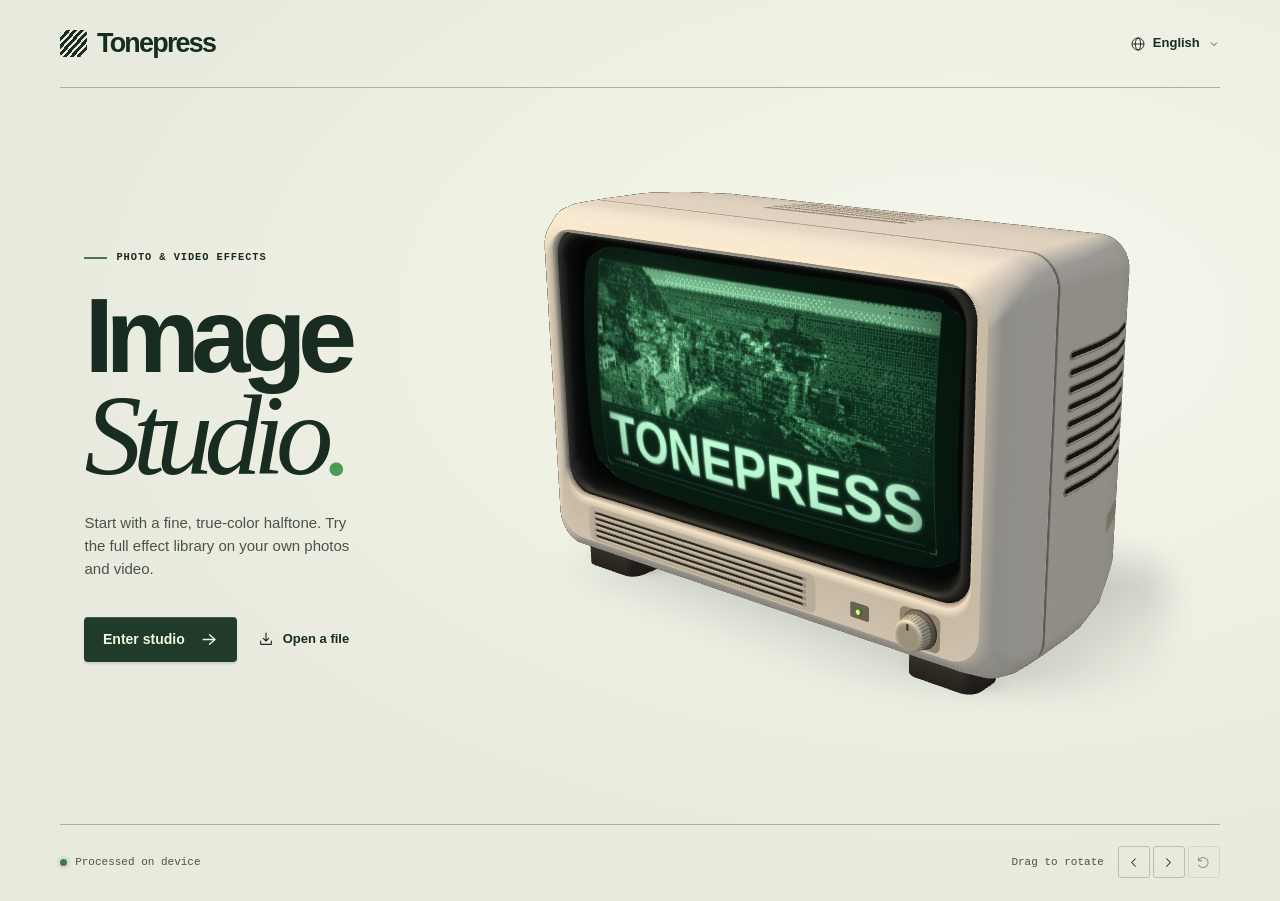
<file: index.html>
<!doctype html>
<html lang="en">
<head>
<meta charset="utf-8">
<meta name="viewport" content="width=device-width,initial-scale=1">
<meta name="theme-color" content="#e8eade">
<script src="ui-i18n.js"></script>
<script src="catalog-i18n.js"></script>
<script src="mosh-motion-i18n.js"></script>
<script src="mosh-space-i18n.js"></script>
<script src="mosh-color-i18n.js"></script>
<script src="mosh-layers-i18n.js"></script>
<script src="mosh-person-i18n.js"></script>
<script src="workspace-i18n.js"></script>
<script src="locale.js"></script>
<script src="screens.js"></script>
<style>html.localizing body{visibility:hidden}html[data-view="cover"] .shell,html[data-view="studio"] #cover{display:none!important}</style>
<link rel="icon" href="data:,">
<title>印相室 Tonepress · 影像风格工作台</title>
<link rel="stylesheet" href="style.css">
<link rel="stylesheet" href="terminal.css">
<link rel="stylesheet" href="landing.css">
</head>
<body>
<section id="cover" aria-labelledby="cover-title">
  <header class="cover-header">
    <div class="cover-brand" lang="en"><span class="cover-mark" aria-hidden="true"></span>Tonepress</div>
    <label class="cover-language">
      <svg aria-hidden="true" class="cover-globe" viewBox="0 0 24 24"><circle cx="12" cy="12" r="9"/><ellipse cx="12" cy="12" rx="4" ry="9"/><path d="M3 12h18"/></svg>
      <select id="coverLanguage" data-language-picker aria-label="界面语言">
        <option value="en" lang="en" selected>English</option><option value="ja" lang="ja">日本語</option><option value="zh" lang="zh">中文</option><option value="ko" lang="ko">한국어</option>
      </select>
      <svg class="cover-chevron" aria-hidden="true"><use href="#i-chevron"/></svg>
    </label>
  </header>
  <div class="cover-composition">
    <div class="cover-intro">
      <p class="cover-medium"><span class="cover-medium-line" aria-hidden="true"></span>照片 / 视频风格处理</p>
      <h1 id="cover-title"><span>影像</span><span>工作室<i aria-hidden="true">.</i></span></h1>
      <p class="cover-description">从保留原色的细网点开始，在自己的素材上试试全部效果。</p>
      <div class="cover-actions">
        <button id="enterStudio" type="button"><span>进入工作台</span><svg class="ic" aria-hidden="true"><use href="#i-arrow"/></svg></button>
        <button id="coverImport" type="button"><svg class="ic" aria-hidden="true"><use href="#i-import"/></svg><span>直接导入</span></button>
      </div>
    </div>
    <div class="cover-exhibit">
      <div id="coverModel" tabindex="0" role="group" aria-label="可旋转的三维显像管显示器" aria-describedby="modelHint">
        <img id="crtPoster" alt="" src="assets/crt-poster.webp" width="1350" height="1000" draggable="false">
        <canvas id="crtModelCanvas" aria-hidden="true"></canvas>
      </div>
    </div>
  </div>
  <footer class="cover-footer">
    <p class="cover-local"><i aria-hidden="true"></i>本地处理</p>
    <div id="modelToolbar" hidden>
      <span id="modelHint">拖动旋转</span>
      <div class="cover-orbit-actions">
        <button id="modelLeft" type="button" aria-label="向左旋转" title="向左旋转"><svg class="ic" aria-hidden="true"><use href="#i-chevron"/></svg></button>
        <button id="modelRight" type="button" aria-label="向右旋转" title="向右旋转"><svg class="ic" aria-hidden="true"><use href="#i-chevron"/></svg></button>
        <button id="modelReset" type="button" aria-label="恢复初始视角" title="恢复初始视角" disabled><svg class="ic" aria-hidden="true"><use href="#i-reset"/></svg></button>
      </div>
    </div>
  </footer>
</section>
<svg class="symbols" xmlns="http://www.w3.org/2000/svg" aria-hidden="true">
  <symbol id="i-import" viewBox="0 0 24 24"><path d="M12 3v12m-4-4 4 4 4-4M4 15v5h16v-5"/></symbol>
  <symbol id="i-export" viewBox="0 0 24 24"><path d="M12 16V3m-5 5 5-5 5 5M4 15v5h16v-5"/></symbol>
  <symbol id="i-img" viewBox="0 0 24 24"><rect x="3" y="4" width="18" height="16" rx="1.5"/><circle cx="8.5" cy="9" r="1.3"/><path d="m4 17 5-5 3 3 4-5 5 6"/></symbol>
  <symbol id="i-reset" viewBox="0 0 24 24"><path d="M4 9a8 8 0 1 1 .3 7M4 4v5h5"/></symbol>
  <symbol id="i-fit" viewBox="0 0 24 24"><path d="M4 9V4h5m6 0h5v5m0 6v5h-5M9 20H4v-5"/></symbol>
  <symbol id="i-slide" viewBox="0 0 24 24"><rect x="3" y="5" width="18" height="14" rx="2"/><path d="M12 3v18"/></symbol>
  <symbol id="i-caret" viewBox="0 0 24 24"><path d="m9 7-5 5 5 5m6-10 5 5-5 5"/></symbol>
  <symbol id="i-play" viewBox="0 0 24 24"><path d="m8 5 11 7-11 7z" fill="currentColor" stroke="none"/></symbol>
  <symbol id="i-pause" viewBox="0 0 24 24"><path d="M8 4v16m8-16v16" stroke-width="3"/></symbol>
  <symbol id="i-loop" viewBox="0 0 24 24"><path d="m17 3 3 3-3 3M7 21l-3-3 3-3M4 11V8a2 2 0 0 1 2-2h14M20 13v3a2 2 0 0 1-2 2H4"/></symbol>
  <symbol id="i-sound" viewBox="0 0 24 24"><path d="M3 10h4l5-5v14l-5-5H3zm13-2a6 6 0 0 1 0 8m3-11a10 10 0 0 1 0 14"/></symbol>
  <symbol id="i-muted" viewBox="0 0 24 24"><path d="M3 10h4l5-5v14l-5-5H3zm13-1 6 6m0-6-6 6"/></symbol>
  <symbol id="i-grid" viewBox="0 0 24 24"><rect x="3" y="3" width="7" height="7" rx="1"/><rect x="14" y="3" width="7" height="7" rx="1"/><rect x="3" y="14" width="7" height="7" rx="1"/><rect x="14" y="14" width="7" height="7" rx="1"/></symbol>
  <symbol id="i-arrow" viewBox="0 0 24 24"><path d="M4 12h15m-7-6 7 6-7 6"/></symbol>
  <symbol id="i-chevron" viewBox="0 0 24 24"><path d="m6 9 6 6 6-6"/></symbol>
  <symbol id="i-layers" viewBox="0 0 24 24"><path d="m3 8 9-5 9 5-9 5-9-5Zm0 4 9 5 9-5M3 16l9 5 9-5"/></symbol>
  <symbol id="i-original" viewBox="0 0 24 24"><path d="M2.5 12s3.5-6 9.5-6 9.5 6 9.5 6-3.5 6-9.5 6S2.5 12 2.5 12Z"/><circle cx="12" cy="12" r="2.5"/></symbol>
  <symbol id="i-zoom" viewBox="0 0 24 24"><circle cx="10.5" cy="10.5" r="6.5"/><path d="m15 15 5 5M7.5 10.5h6m-3-3v6"/></symbol>
  <symbol id="i-search" viewBox="0 0 24 24"><circle cx="10.5" cy="10.5" r="6.5"/><path d="m15 15 5 5"/></symbol>
</svg>

<div class="shell">
  <header class="topbar">
    <button id="returnToCover" class="brand" type="button" aria-label="返回印相室封面" title="返回封面"><span class="brand-back" aria-hidden="true"><svg class="ic"><use href="#i-chevron"/></svg></span><span class="brandmark" aria-hidden="true"></span><span class="brand-words"><b>印相室</b><span lang="en">TONEPRESS</span></span></button>
    <div class="file-title" aria-label="当前素材"><svg class="ic" aria-hidden="true"><use href="#i-img"/></svg><strong id="fileName">正在打开示例…</strong></div>
    <div class="actions">
      <button class="bare sample-button" id="sampleBtn" type="button" title="切换内置照片或视频"><svg class="ic"><use id="sampleGlyph" href="#i-play"/></svg><span id="sampleLabel">示例视频</span></button>
      <button class="bare import" id="importBtn" type="button"><svg class="ic"><use href="#i-import"/></svg><span>导入素材</span></button>
      <input hidden type="file" id="file" accept="image/*,video/*,.mov,.m4v,.webm,.avif,.heic,.heif" aria-label="导入照片或视频">
      <div class="export-split">
        <button class="export primary-export" id="exportBtn" type="button" disabled><svg class="ic"><use href="#i-export"/></svg><span id="exportLabel">导出照片</span></button>
        <details id="exportMenu" class="export-menu">
          <summary aria-label="更多导出选项" title="更多导出选项"><svg class="ic"><use href="#i-chevron"/></svg></summary>
          <div class="export-pop">
            <button id="frameExport" type="button" hidden>保存当前帧 PNG</button>
            <button id="loopExport" type="button" hidden>导出 4 秒动画</button>
            <p id="exportNote">PNG · 长边最高 4096 px</p>
          </div>
        </details>
      </div>
      <select id="studioLanguage" class="locale-picker" data-language-picker aria-label="界面语言">
        <option value="en" lang="en" selected>English</option>
        <option value="ja" lang="ja">日本語</option>
        <option value="zh" lang="zh">中文</option>
        <option value="ko" lang="ko">한국어</option>
      </select>
    </div>
  </header>

  <main class="studio">
    <div class="workspace">
      <section class="viewer" aria-labelledby="previewHeading">
        <div class="monitor-head">
          <h2 id="previewHeading"><i aria-hidden="true"></i> 成片预览</h2>
          <div class="monitor-meta"><span id="kind">示例照片</span><span id="dimensions"></span></div>
        </div>
        <div class="sheet-space monitor">
          <div id="stage">
            <div id="frame" style="--split:0%">
              <div class="original-mask"><canvas id="original" aria-label="原片"></canvas></div>
              <div class="effect-mask"><canvas id="effect" aria-label="处理后画面"></canvas></div>
              <span class="corner before">原片</span><span class="corner after" id="afterLabel">效果</span>
              <div class="handle-line" aria-hidden="true"><span><svg class="ic"><use href="#i-caret"/></svg></span></div>
              <input id="divider" class="overlay-range" type="range" min="0" max="100" value="0" aria-label="原片与效果的对比分隔位置" hidden>
            </div>
          </div>
        </div>
        <div class="viewer-tools">
          <span id="modeHint">适合画布</span>
          <div id="transport" hidden>
            <button class="bare icon-btn" id="play" type="button" aria-label="播放"><svg class="ic"><use id="playGlyph" href="#i-play"/></svg></button>
            <span id="clock">0:00 / 0:00</span><input type="range" class="track timeline" id="timeline" min="0" max="1" step="0.01" value="0" aria-label="视频进度">
            <button class="bare loop-control" id="repeat" type="button" aria-pressed="false" aria-label="循环播放" title="循环播放"><svg class="ic"><use href="#i-loop"/></svg><span>循环</span></button><button class="bare icon-btn" id="mute" type="button" aria-label="静音"><svg class="ic"><use id="volumeGlyph" href="#i-sound"/></svg></button>
          </div>
          <div class="view-tools">
            <div class="view-scale" aria-label="预览比例">
              <button class="bare icon-btn" id="fit" type="button" aria-pressed="true" aria-label="适应画面" title="适应画面"><svg class="ic"><use href="#i-fit"/></svg></button>
              <button class="bare icon-btn" id="detail" type="button" aria-pressed="false" aria-label="原寸细节" title="原寸细节"><svg class="ic"><use href="#i-zoom"/></svg></button>
            </div>
            <button class="bare hold-original" id="holdOriginal" type="button" aria-pressed="false" title="按住临时查看原片"><svg class="ic"><use href="#i-original"/></svg>按住看原片</button>
            <button class="bare compare-mode" id="compareMode" type="button" aria-pressed="false" title="打开左右分隔对比"><svg class="ic"><use href="#i-slide"/></svg><span>分隔<span class="compare-long">对照</span></span></button>
            <span class="sr-only">原片 / 效果 <span id="ratio">0 / 100</span></span>
          </div>
        </div>
        <div class="feedback-row">
          <span id="feedback" role="status" hidden></span><a id="retrySave" hidden>再次保存文件</a>
          <div class="bar" id="progress" aria-label="导出进度" hidden><i id="progressBar"></i></div><button id="cancel" class="bare" type="button" hidden>取消导出</button>
        </div>
      </section>

      <aside id="inspector" class="inspector" aria-label="当前效果与配方">
        <div class="inspector-heading">
          <span><svg class="ic"><use href="#i-grid"/></svg><span id="settingsHeading">效果参数</span></span>
          <span id="effectGroup">半调与抖色</span>
        </div>
        <p id="emptyStack" class="empty-stack" hidden>当前显示原片。可在试样带选择效果。</p>
        <section id="activeControls" class="layer-controls" aria-label="当前效果参数">
          <div class="control-title">
            <h1 id="activeLayerName">原色轻网</h1>
            <span id="activeLayerEnglish" lang="en">Halftone</span>
          </div>
          <div id="motionCue" class="motion-cue" hidden><span></span> <a id="motionExample" target="_blank" rel="noopener" hidden>用示例视频试用 ↗</a></div>
          <div class="setting strength-setting">
            <div class="setting-head"><label for="strength">效果强度</label><output for="strength"><b id="strengthValue">22</b><span>%</span></output></div>
            <input id="strength" class="track" type="range" min="0" max="100" step="1" value="22" style="--fill:22%">
          </div>
          <div class="setting size-setting">
            <div class="setting-head"><label id="sizeLabel" for="size">网点间距</label><output for="size"><b id="sizeValue">6</b> <span id="sizeUnit">px</span></output></div>
            <input id="size" class="track" type="range" min="2" max="16" step="1" value="6" style="--fill:28.57%">
          </div>
          <figure class="signal-scope">
            <canvas id="signalSample" width="160" height="72" role="img" aria-label="当前素材亮度点阵"></canvas>
            <figcaption>亮度取样</figcaption>
          </figure>
          <details id="moreSettings" class="more-settings">
            <summary>更多参数<svg class="ic"><use href="#i-chevron"/></svg></summary>
            <p id="effectInfo" class="effect-info" hidden></p>
            <div id="extraControls"></div>
            <div id="paletteRow" class="option-row" hidden><label for="palette">四色色板</label><select id="palette"><option value="handheld">掌机绿</option><option value="ink">纸墨灰</option><option value="sunset">落日紫橙</option></select></div>
            <div id="charsRow" class="chars-row" hidden><label for="chars">字符梯度 <small>从暗到亮</small></label><input id="chars" maxlength="24" spellcheck="false" aria-label="字符梯度，2 到 24 个可打印 ASCII 字符" title="2 到 24 个可打印 ASCII 字符，按暗到亮排列"></div>
            <button class="bare reset" id="reset" type="button" title="恢复本层默认参数"><svg class="ic"><use href="#i-reset"/></svg>重置本层</button>
          </details>
        </section>

        <div class="inspector-actions">
          <button id="addEffect" class="bare add-effect" type="button"><svg class="ic"><use href="#i-grid"/></svg>添加效果<svg class="ic end-icon"><use href="#i-arrow"/></svg></button>
          <details id="recipePanel" class="recipe-panel">
            <summary><svg class="ic"><use href="#i-layers"/></svg><span>当前配方</span><span id="templateStatus">原色轻网 · 1 层</span><svg class="ic end-icon"><use href="#i-chevron"/></svg></summary>
            <ol id="layerList" aria-label="效果处理顺序"></ol>
            <div class="motion-row"><label for="motion">画面动效</label><select id="motion"><option value="none">无动效</option><option value="breathe">呼吸推近 · 4 秒循环</option></select></div>
            <div class="library-head"><h2 id="looksHeading">风格模板</h2><div class="rail-nav"><button id="previousLooks" type="button" aria-label="向左浏览模板">‹</button><button id="nextLooks" type="button" aria-label="向右浏览模板">›</button></div></div>
            <div id="templateRail" class="template-rail" aria-labelledby="looksHeading"></div>
            <button class="bare save-look" id="saveLook" type="button">保存为我的模板</button>
          </details>
        </div>
      </aside>
    </div>

    <section id="effectsDialog" class="trial-dock" aria-labelledby="effectsHeading">
      <div class="dock-tools">
        <div class="dock-heading">
          <h2 id="effectsHeading">效果库 <span id="effectCount">—</span></h2>
          <div class="catalog-mode" aria-label="应用方式">
            <button id="modeSolo" type="button" aria-pressed="true" title="替换当前选中的效果层">替换</button><button id="modeAdd" type="button" aria-pressed="false" title="叠加一层效果">叠加</button>
          </div>
        </div>
        <div class="catalog-tools">
          <button id="moshCollection" type="button" aria-pressed="false">Mosh-Pro</button>
          <label class="search-field"><svg class="ic"><use href="#i-search"/></svg><input id="findEffect" type="search" aria-label="搜索效果" placeholder="搜索效果"></label>
          <select id="effectCategory" aria-label="效果分类"><option value="">全部分类</option></select>
          <label class="new-filter"><input type="checkbox" id="onlyNew"><span>仅看新增</span></label>
          <div class="catalog-nav">
            <button id="catalogPrev" type="button" aria-label="向左浏览效果" disabled><svg class="ic"><use href="#i-chevron"/></svg></button><button id="catalogNext" type="button" aria-label="向右浏览效果" disabled><svg class="ic"><use href="#i-chevron"/></svg></button>
          </div>
        </div>
      </div>
      <button id="lookLibrary" class="all-effects" type="button" title="浏览全部效果" aria-expanded="false" aria-controls="catalog"><svg class="ic library-grid-icon"><use href="#i-grid"/></svg><svg class="ic library-collapse-icon"><use href="#i-chevron"/></svg><span>全部效果</span></button>
      <div class="dock-strip">
        <div id="catalog" class="catalog" role="group" aria-label="可试看的效果"></div>
        <p id="emptyResults" hidden>没有匹配的效果，可更换关键词或分类。</p>
      </div>
      <div class="trial-actions">
        <span id="trialStatus" role="status"></span>
        <button id="applyTrial" type="button" disabled>应用试样</button>
        <button id="cancelTrial" type="button" disabled>取消</button>
        <button id="undoEdit" type="button" title="撤销编辑" disabled><svg class="ic"><use href="#i-reset"/></svg><span>撤销</span></button>
      </div>
      <button id="closeEffects" type="button" hidden>关闭效果库</button>
    </section>
  </main>

  <footer class="credits">
    <!-- “Beautiful Vernazza and the Sea, Cinque Terre, Italy” by MedCruiseGuide.com.
         Resized JPEG and a cropped, panning video adaptation. -->
    <div id="sourceCredit">示例摄影 <a href="https://www.medcruiseguide.com/" target="_blank" rel="noopener noreferrer">MedCruiseGuide.com</a> · <a href="https://creativecommons.org/licenses/by/2.0/" target="_blank" rel="noopener noreferrer">CC BY 2.0</a> · <a href="https://commons.wikimedia.org/wiki/File:Vernazza_and_the_sea,_Cinque_Terre,_Italy.jpg" target="_blank" rel="noopener noreferrer" title="韦尔纳扎港湾原作。照片经缩放，视频经裁切与平移。">摄影原作</a></div>
    <a id="moshCompareLink" href="compare/" target="_blank" rel="noopener">原版动态对照 ↗</a>
    <span>本地处理</span>
  </footer>
</div>

<dialog id="saveDialog"><form id="saveForm">
  <div class="dialog-heading"><h2>保存风格模板</h2><button type="button" id="closeSave" aria-label="关闭">×</button></div>
  <label for="lookName">模板名称</label><input id="lookName" required maxlength="35" autocomplete="off">
  <p>效果顺序、参数和动效会保存在这个浏览器里。</p>
  <button class="export" type="submit">保存模板</button>
</form></dialog>
<div id="mediaBin" aria-hidden="true"></div>
<div id="dropNotice" hidden><div><svg class="ic"><use href="#i-import"/></svg><strong>松开以导入素材</strong><span>照片或视频</span></div></div>
<script>TonepressI18n.bindDocument();</script>
<script src="halftone.js"></script>
<script src="effects-extra.js"></script>
<script src="kits.js"></script>
<script src="kit-type.js"></script>
<script src="kit-print.js"></script>
<script src="kit-optics.js"></script>
<script src="kit-tracking.js"></script>
<script src="kit-mosh-motion.js"></script>
<script src="kit-mosh-space.js"></script>
<script src="kit-mosh-color.js"></script>
<script src="kit-mosh-layers.js"></script>
<script src="person-loader.js"></script>
<script src="kit-mosh-person.js"></script>
<script src="mosh-variants.js"></script>
<script src="effects.js"></script>
<script src="looks.js"></script>
<script src="mosh-profiles.js"></script>
<script src="mosh-collection.js"></script>
<script src="controls.js"></script>
<script src="workspace.js"></script>
<script src="export.js"></script>
<script src="crt-artwork.js"></script>
<script src="crt-model.js"></script>
<script src="crt-view.js"></script>
<script src="app.js"></script>
</body></html>
</file>
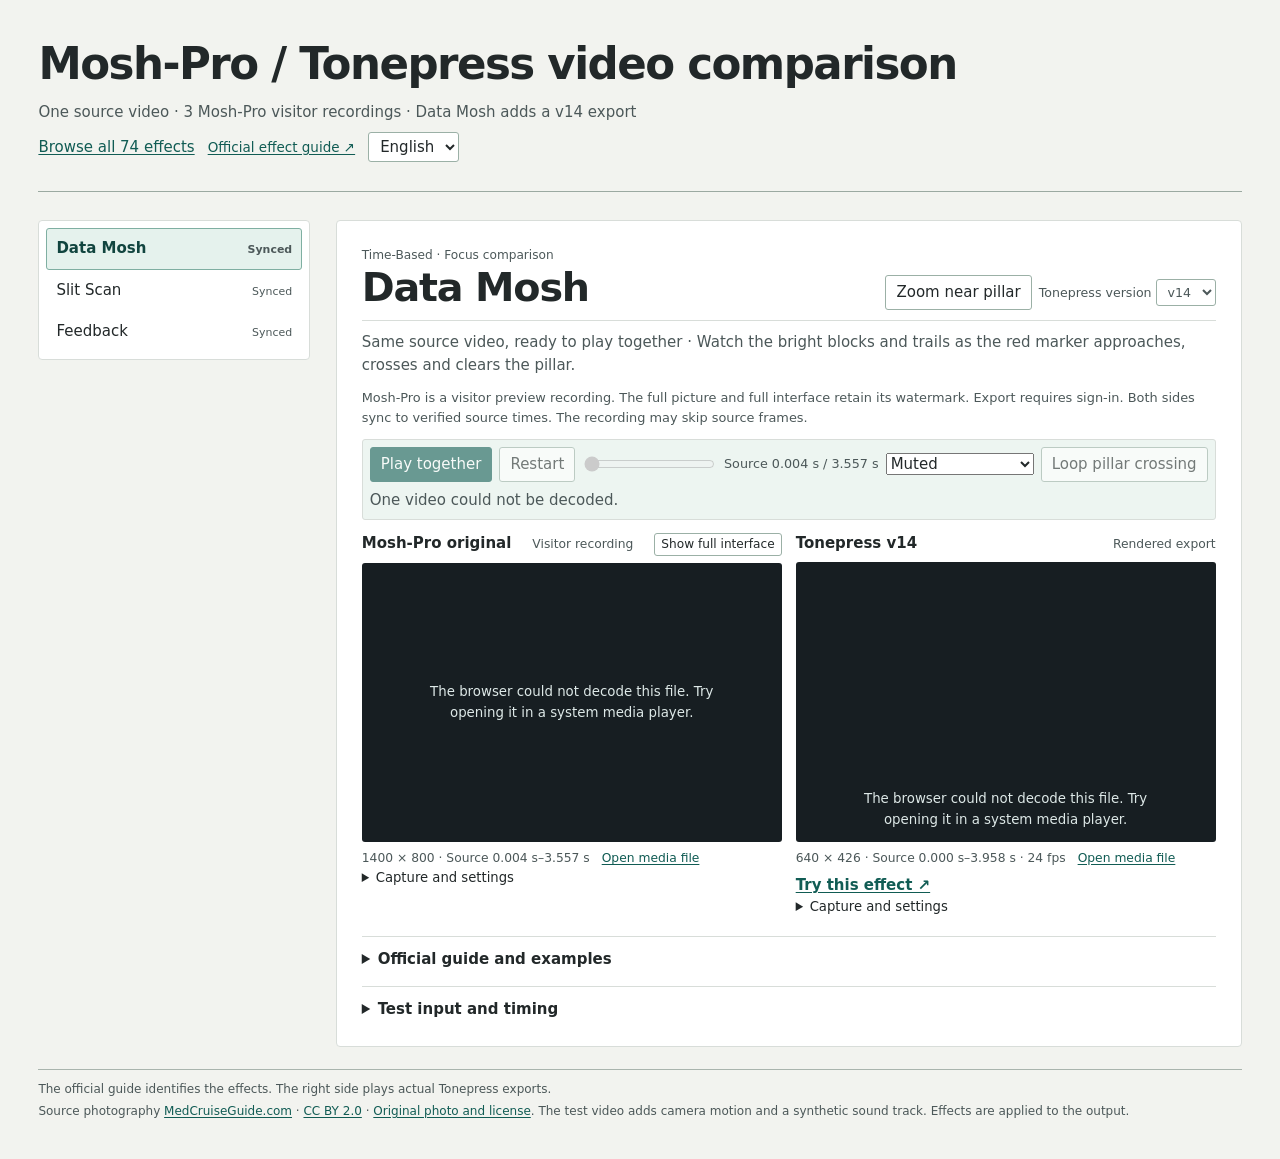
<file: compare/index.html>
<!doctype html>
<html lang="zh-CN">
<head>
  <meta charset="utf-8">
  <meta name="viewport" content="width=device-width, initial-scale=1">
  <title>Mosh-Pro / 印相室逐项对照</title>
  <link rel="stylesheet" href="compare.css">
</head>
<body>
  <header class="masthead">
    <div class="intro">
      <h1>Mosh-Pro / 印相室逐项对照</h1>
      <p id="summary"></p>
    </div>
    <nav class="head-links" aria-label="相关页面">
      <a id="catalogLink" href="catalog/" hidden>74 项逐个看</a>
      <a class="guide" href="https://moshpro.app/guides/effects/" target="_blank" rel="noopener noreferrer">官方效果手册 ↗</a>
      <select id="reportLanguage" aria-label="语言" hidden><option value="en">English</option><option value="ja">日本語</option><option value="zh">中文</option><option value="ko">한국어</option></select>
    </nav>
  </header>
  <main class="layout">
    <aside class="index" aria-label="效果目录">
      <div class="filters">
        <label for="search">查找效果</label>
        <input id="search" type="search" placeholder="例如 Slit Scan" autocomplete="off">
        <div class="selects">
          <label>类别<select id="category"><option value="">全部类别</option></select></label>
          <label>证据<select id="status"><option value="">全部状态</option><option value="sync">双边视频可同步</option><option value="original">有原版实测</option><option value="local">仅印相室实测</option><option value="missing">暂无实测</option></select></label>
        </div>
      </div>
      <div id="effectList" class="effects"></div>
    </aside>
    <section class="detail" aria-labelledby="effectTitle">
      <header class="effect-header">
        <div><p id="group" class="group"></p><h2 id="effectTitle" tabindex="-1"></h2></div>
        <div class="media-tabs" aria-label="媒体类型">
          <button type="button" id="photoView" aria-pressed="false">照片</button>
          <button type="button" id="videoView" aria-pressed="true">视频</button>
          <button type="button" id="detailZoom" aria-controls="sides" aria-pressed="false" hidden>放大柱边</button>
          <label id="versionSwitch" hidden><span>印相室版本</span> <select id="version"></select></label>
        </div>
      </header>
      <p id="effectStatus" class="effect-status" role="status"></p>
      <p id="onlineNotes" class="online-notes" hidden></p>
      <div id="playerControls" class="player-controls" hidden></div>
      <div id="frameControls" class="frame-controls" hidden></div>
      <div class="sides" id="sides"></div>
      <section id="measurements" class="measurements" aria-label="画面差异"></section>
      <details id="official" class="evidence"><summary>官方说明及示例</summary><div></div></details>
      <details id="source" class="evidence"><summary>测试输入与取帧依据</summary><div></div></details>
    </section>
  </main>
  <footer>
    <p id="coverFooter">公开手册用于核实效果目录。本页媒体由浏览器本地播放。界面录屏如有水印和工具栏，会随录屏保留。</p>
    <p><span id="attributionLabel">素材摄影</span> <a href="https://www.medcruiseguide.com/" target="_blank" rel="noopener noreferrer">MedCruiseGuide.com</a> · <a href="https://creativecommons.org/licenses/by/2.0/" target="_blank" rel="noopener noreferrer">CC BY 2.0</a> · <a id="attributionSource" href="https://commons.wikimedia.org/wiki/File:Vernazza_and_the_sea,_Cinque_Terre,_Italy.jpg" target="_blank" rel="noopener noreferrer">摄影原作与授权</a><span id="attributionChanges">。测试视频含画面变换及合成音轨，处理结果应用了对应效果。</span></p>
  </footer>
  <script src="data.js"></script>
  <script src="compare.js"></script>
</body>
</html>
</file>
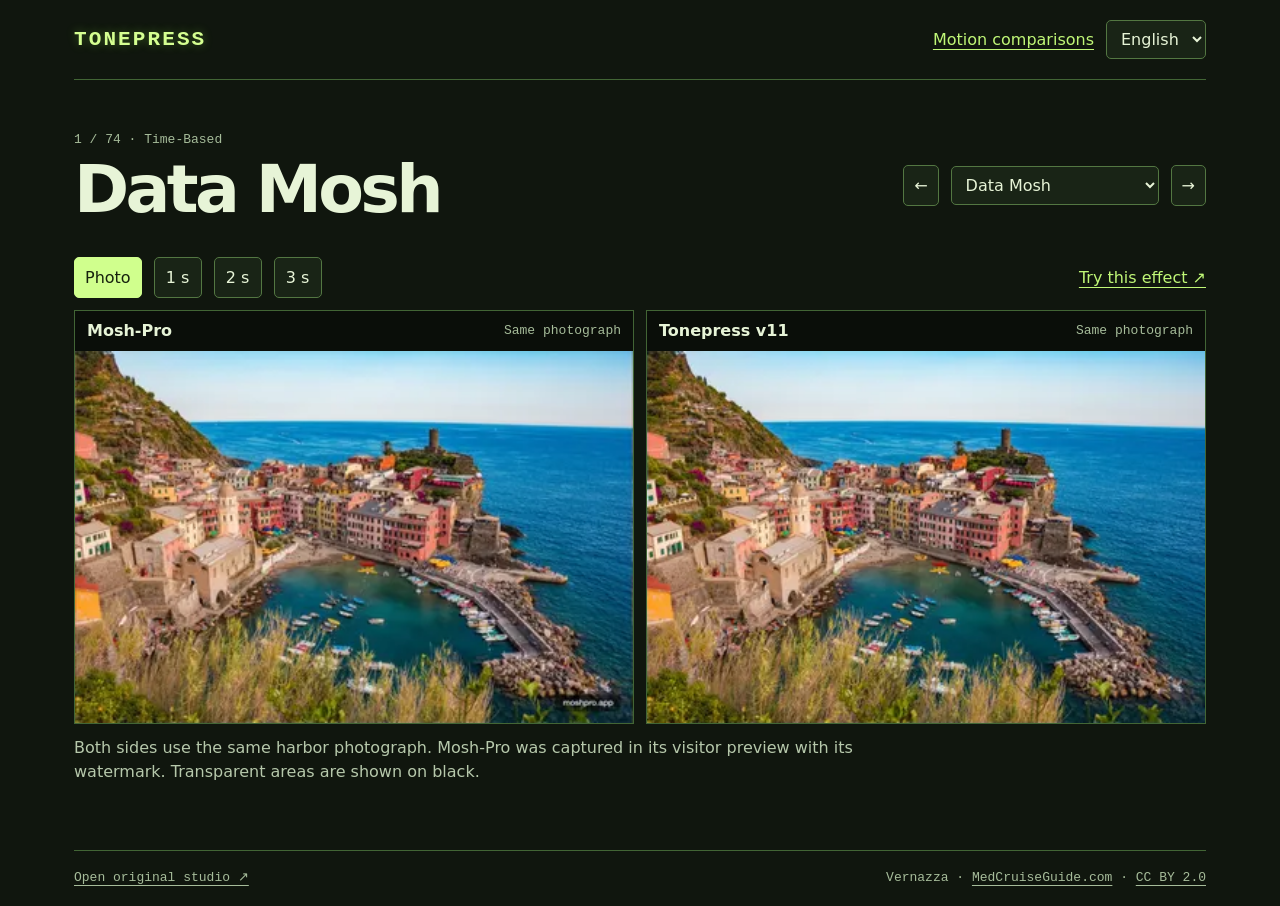
<file: compare/catalog/index.html>
<!doctype html><html lang="en"><head><meta charset="utf-8"><meta name="viewport" content="width=device-width,initial-scale=1"><meta name="theme-color" content="#10160e"><title>74 effects · Tonepress × Mosh-Pro</title><link rel="stylesheet" href="catalog.css"><script defer src="data.js"></script><script defer src="catalog.js"></script></head><body>
<header><a class="brand" href="../../?mosh">TONEPRESS</a><nav><a data-t="play" href="../"></a><select id="language" aria-label="Language"><option value="en">English</option><option value="ja">日本語</option><option value="zh">中文</option><option value="ko">한국어</option></select></nav></header>
<main><div class="heading"><div><p id="group"></p><h1 id="name"></h1></div><div class="choose"><button id="prev" aria-label="Previous">←</button><select id="effect" aria-label="Effect"></select><button id="next" aria-label="Next">→</button></div></div>
<div class="modes" role="group" aria-label="Photo or video"><button data-frame="0" data-t="photo"></button><button data-frame="1">1 s</button><button data-frame="2">2 s</button><button data-frame="3">3 s</button><a id="edit" data-t="edit" href="../../?mosh"></a></div>
<section aria-live="polite"><figure><figcaption><strong>Mosh-Pro</strong><span id="origTime"></span></figcaption><canvas id="left" width="384" height="256"></canvas></figure><figure><figcaption><strong>Tonepress v11</strong><span id="localTime"></span></figcaption><canvas id="right" width="384" height="256"></canvas></figure></section><p id="note"></p><p id="status" role="status"></p></main>
<footer><a data-t="official" href="https://studio.moshpro.app/" target="_blank" rel="noopener"></a><span>Vernazza · <a href="https://commons.wikimedia.org/wiki/File:Vernazza_and_the_sea,_Cinque_Terre,_Italy.jpg">MedCruiseGuide.com</a> · <a href="https://creativecommons.org/licenses/by/2.0/">CC BY 2.0</a></span></footer></body></html>
</file>
<file: style.css>
:root {
  --paper: #ede8d9;
  --sheet: #fffdf4;
  --ink: #292820;
  --muted: #605b4c;
  --rule: #b8af99;
  --red: #ad3625;
  --red-dark: #8d2b1d;
  --dock: #222627;
  --dock-rule: #4a4e4e;
  --dock-ink: #f5f1e6;
  --dock-muted: #c3c7bf;
  --peach: #f5ba8d;
  --ui: "PingFang SC", "Microsoft YaHei", system-ui, sans-serif;
  --song: "Songti SC", "STSong", "Noto Serif CJK SC", "SimSun", serif;
  --latin: Baskerville, Georgia, serif;
  --mono: Menlo, Consolas, monospace;
  color: var(--ink);
  background: var(--paper);
  font: 14px/1.45 var(--ui);
}
*, *::before, *::after { box-sizing: border-box; }
body, h1, h2, h3, p, ol, figure { margin: 0; }
[hidden] { display: none !important; }
button, input, select { font: inherit; color: inherit; }
button, summary { cursor: pointer; }
button { border: 0; }
button:disabled { opacity: .42; cursor: default; }
:focus-visible { outline: 2px solid var(--red); outline-offset: 3px; }
a { color: inherit; }
summary { list-style: none; }
summary::-webkit-details-marker { display: none; }
.symbols, .sr-only {
  position: absolute;
  width: 1px;
  height: 1px;
  overflow: hidden;
  clip-path: inset(50%);
  white-space: nowrap;
}
.ic {
  width: 1.17em;
  height: 1.17em;
  flex: none;
  fill: none;
  stroke: currentColor;
  stroke-width: 1.65;
  stroke-linecap: round;
  stroke-linejoin: round;
  vertical-align: middle;
}
.bare {
  display: inline-flex;
  align-items: center;
  justify-content: center;
  gap: 7px;
  background: transparent;
}
.bare:not(:disabled):hover { color: var(--red); }
.icon-btn { padding: 0; width: 28px; height: 30px; }
.end-icon { margin-left: auto; }

.shell {
  --shell-gutter: clamp(22px, 3.45vw, 60px);
  width: min(100%, 1820px);
  height: 100vh;
  height: 100dvh;
  min-height: 520px;
  display: grid;
  grid-template-rows: 64px minmax(0, 1fr) 24px;
  padding-inline: var(--shell-gutter);
  margin-inline: auto;
}
.topbar {
  position: relative;
  z-index: 10;
  display: grid;
  grid-template-columns: auto minmax(0, 1fr) auto;
  align-items: center;
  gap: clamp(16px, 3vw, 53px);
  border-bottom: 1px solid var(--rule);
}
.brand { display: inline-flex; align-items: center; gap: 11px; font: 700 25px/1 var(--song); white-space: nowrap; }
.brandmark { width: 24px; height: 25px; color: var(--red); background: repeating-linear-gradient(-52deg, currentColor 0 2px, transparent 2px 4px); }
.file-title { display: flex; align-items: center; justify-content: center; gap: 9px; min-width: 0; white-space: nowrap; color: var(--muted); font-size: 12px; }
.file-kicker, .file-slash { flex: none; }
.file-slash { color: #81765f; }
#fileName { min-width: 0; font-weight: 600; overflow: hidden; text-overflow: ellipsis; }
.actions, .export-split { display: flex; align-items: center; gap: clamp(10px, 1.5vw, 21px); }
.actions > button { padding: 8px 0; white-space: nowrap; font-size: 13px; font-weight: 600; }
.sample-button { color: var(--muted); }
.export-split { gap: 0; position: relative; }
.export, .export-menu > summary {
  background: var(--red);
  color: #fff9ec;
  display: inline-flex;
  justify-content: center;
  align-items: center;
  gap: 7px;
  min-height: 37px;
  padding: 8px 12px;
  font-weight: 650;
  white-space: nowrap;
}
.export:not(:disabled):hover, .export-menu > summary:hover, .export-menu[open] > summary { background: var(--red-dark); }
.export-menu > summary { padding: 8px 7px; border-left: 1px solid #fff5; }
.export-pop {
  display: grid;
  position: absolute;
  z-index: 11;
  top: calc(100% + 7px);
  right: 0;
  min-width: 200px;
  max-width: min(330px, 84vw);
  padding: 8px;
  border: 1px solid var(--rule);
  background: var(--sheet);
  box-shadow: 0 8px 26px #4d38162b;
}
.export-pop button { background: transparent; padding: 9px 7px; text-align: left; }
.export-pop button:not(:disabled):hover { color: var(--red); background: var(--paper); }
#exportNote { padding: 7px; color: var(--muted); font-size: 12px; }

.studio {
  display: grid;
  grid-template-rows: minmax(0, 1fr) auto;
  min-height: 0;
}
.workspace {
  display: grid;
  grid-template-areas: "inspector viewer";
  grid-template-columns: clamp(210px, 24.4vw, 350px) minmax(0, 1fr);
  gap: clamp(21px, 4.2vw, 72px);
  min-width: 0;
  min-height: 0;
  padding: clamp(17px, 3vh, 43px) clamp(7px, 1.35vw, 27px) 10px clamp(2px, .75vw, 15px);
}
.viewer {
  --mat: clamp(13px, 1.56vw, 25px);
  --caption: 16px;
  grid-area: viewer;
  display: grid;
  grid-template-rows: minmax(0, 1fr) auto auto;
  min-width: 0;
  min-height: 0;
}
.sheet-space { display: grid; min-height: 0; padding: var(--mat) var(--mat) calc(var(--mat) + var(--caption)); }
#stage { display: grid; place-items: center; min-height: 0; min-width: 0; position: relative; }
#frame {
  --media-w: 100%;
  --media-h: 100%;
  width: min(100%, 64vh);
  aspect-ratio: 1.5;
  position: relative;
  isolation: isolate;
  background: repeating-conic-gradient(#ebe7dd 0% 25%, #fcfaee 0% 50%) 0 0 / 12px 12px;
}
#frame::before {
  content: "";
  position: absolute;
  z-index: -1;
  inset: calc(-1 * var(--mat)) calc(-1 * var(--mat)) calc(-1 * var(--mat) - var(--caption));
  background: var(--sheet);
  box-shadow: 3px 7px 24px #4a3c2126;
  pointer-events: none;
}
#frame::after {
  content: "";
  position: absolute;
  z-index: 2;
  top: calc(-1 * var(--mat) - 4px);
  left: 3%;
  width: clamp(45px, 6vw, 92px);
  height: clamp(10px, 1.24vw, 17px);
  transform: rotate(-3deg);
  background: repeating-linear-gradient(94deg, #cbba9480 0 1px, #cbba948f 1px 2px);
  pointer-events: none;
}
.original-mask, .effect-mask { position: absolute; inset: 0; }
.original-mask { clip-path: inset(0 calc(100% - var(--split)) 0 0); }
.effect-mask { clip-path: inset(0 0 0 var(--split)); }
#original, #effect {
  position: absolute;
  left: 50%;
  top: 50%;
  display: block;
  width: var(--media-w);
  height: var(--media-h);
  transform: translate(-50%, -50%);
}
.paper-caption {
  position: absolute;
  top: 100%;
  inset-inline: 0;
  display: flex;
  justify-content: space-between;
  align-items: baseline;
  gap: 6px;
  padding-top: 7px;
  color: #50483a;
  font: 12px/1.3 var(--song);
  white-space: nowrap;
  pointer-events: none;
}
#dimensions { margin-left: 8px; }
.corner, .handle-line, .overlay-range { display: none; }
.comparison-on :is(.corner, .handle-line, .overlay-range) { display: block; }
#frame.no-left .before, #frame.no-right .after, #frame.holding-original :is(.handle-line, .corner, .overlay-range) { display: none; }
.corner {
  position: absolute;
  z-index: 3;
  top: 9px;
  padding: 4px 8px;
  background: #23231fd9;
  color: white;
  font-size: 11px;
  pointer-events: none;
}
.corner.before { left: 9px; }
.corner.after { right: 9px; }
.handle-line {
  position: absolute;
  z-index: 3;
  inset-block: 0;
  left: var(--split);
  width: 2px;
  transform: translateX(-50%);
  background: var(--sheet);
  box-shadow: 0 0 3px #000a;
  pointer-events: none;
}
.handle-line span {
  position: absolute;
  top: 50%;
  left: 50%;
  transform: translate(-50%, -50%);
  display: grid;
  place-items: center;
  width: 32px;
  height: 32px;
  border-radius: 100%;
  color: var(--ink);
  background: var(--sheet);
  box-shadow: 0 1px 5px #0005;
}
.overlay-range { position: absolute; z-index: 4; inset: 0; width: 100%; height: 100%; margin: 0; opacity: 0; cursor: ew-resize; touch-action: none; }
#frame:focus-within .handle-line span { outline: 2px solid var(--red); outline-offset: 2px; }
.viewer-tools { display: flex; align-items: center; justify-content: flex-end; gap: 12px; min-width: 0; padding: 5px 0 0; color: var(--muted); }
#transport { display: flex; align-items: center; min-width: 0; flex: 1; gap: 7px; }
#clock { flex: none; font: 11px var(--mono); white-space: nowrap; }
#timeline { flex: 1; min-width: 24px; }
.loop-control { flex: none; padding: 4px 3px; font-size: 11px; white-space: nowrap; }
.loop-control .ic { display: none; }
.viewer-tools button[aria-pressed="true"] { color: var(--red-dark); }
.view-tools, .view-scale { display: flex; align-items: center; gap: 10px; flex: none; }
.view-scale { gap: 2px; }
.view-tools > button { height: 32px; padding: 1px 4px; font-size: 12px; white-space: nowrap; }
.hold-original { touch-action: none; user-select: none; -webkit-user-select: none; }
.feedback-row { display: flex; align-items: center; flex-wrap: wrap; gap: 3px 10px; color: var(--muted); font-size: 11px; }
.feedback-row:has(> :not([hidden])) { padding-top: 3px; }
.feedback-row :is(.error, #retrySave) { color: var(--red-dark); }
#progress { height: 3px; width: min(100px, 30%); background: var(--rule); }
#progressBar { display: block; height: 100%; width: 0; background: var(--red); }
#cancel { padding: 1px 0; text-decoration: underline; color: var(--red-dark); }

.inspector {
  grid-area: inspector;
  display: flex;
  flex-direction: column;
  min-width: 0;
  min-height: 0;
  overflow: auto;
  scrollbar-width: thin;
}
.inspector-heading { display: flex; justify-content: space-between; align-items: center; gap: 8px; color: var(--muted); font-size: 12px; }
.inspector-heading > span:first-child { display: flex; align-items: center; gap: 8px; }
#effectGroup { font-size: 11px; }
.control-title { margin-block: clamp(15px, 2.7vh, 30px) clamp(15px, 2.3vh, 27px); }
.control-title h1 {
  margin-inline-start: -.05em;
  font: 700 clamp(50px, min(7.05vw, 10.7vh), 116px) / .99 var(--song);
  letter-spacing: -.095em;
  text-wrap: balance;
  overflow-wrap: anywhere;
}
.title-stop { color: var(--red); font-size: .63em; vertical-align: baseline; }
#activeLayerEnglish { display: block; margin-top: 8px; color: #a13c29; font: italic clamp(25px, 3.3vw, 50px)/1.08 var(--latin); letter-spacing: -.041em; }
.empty-stack { font: 20px var(--song); padding-block: 32px; color: var(--muted); }
.setting-head { display: flex; align-items: baseline; justify-content: space-between; gap: 8px; }
.setting-head label { white-space: nowrap; }
.strength-setting { border-top: 1px solid var(--rule); padding-top: 8px; }
.strength-setting label { font: 700 17px var(--song); }
.strength-setting label span { margin-left: 5px; font: 11px var(--ui); color: var(--muted); }
.strength-setting output { color: var(--red); white-space: nowrap; font: clamp(35px, 4.6vw, 63px)/1 var(--latin); }
.strength-setting output b { font-weight: 400; }
.strength-setting output span { font-size: .47em; margin-left: 1px; }
.size-setting { padding-top: 5px; }
.size-setting output { font: 13px var(--mono); white-space: nowrap; }
.size-setting output b { font-weight: 500; }
.track {
  -webkit-appearance: none;
  appearance: none;
  display: block;
  height: 25px;
  width: 100%;
  background: transparent;
  cursor: pointer;
  padding: 0;
  margin: 0;
}
.track::-webkit-slider-runnable-track { height: 2px; background: linear-gradient(90deg, var(--red) var(--fill, 0%), var(--rule) var(--fill, 0%)); }
.track::-moz-range-track { height: 2px; background: linear-gradient(90deg, var(--red) var(--fill, 0%), var(--rule) var(--fill, 0%)); }
.track::-webkit-slider-thumb { -webkit-appearance: none; background: var(--red); width: 3px; height: 16px; border: 0; border-radius: 0; margin-top: -7px; }
.track::-moz-range-thumb { background: var(--red); width: 3px; height: 16px; border: 0; border-radius: 0; }
.timeline::-webkit-slider-thumb { width: 9px; height: 9px; margin-top: -3.5px; border-radius: 50%; }
.timeline::-moz-range-thumb { width: 9px; height: 9px; border-radius: 50%; }
.more-settings > summary {
  display: inline-flex;
  align-items: center;
  gap: 5px;
  min-height: 27px;
  color: var(--muted);
  font-size: 12px;
}
details[open] > summary .ic:last-child { transform: rotate(180deg); }
.effect-info { color: var(--muted); margin-block: 4px 8px; font-size: 12px; }
.reset { color: var(--muted); padding: 5px 0; font-size: 12px; }
.inspector-actions { margin-top: auto; padding-top: 7px; }
.add-effect, .recipe-panel > summary {
  display: flex;
  align-items: center;
  justify-content: flex-start;
  width: 100%;
  min-height: 33px;
  gap: 8px;
  padding: 6px 0;
  border-top: 1px solid var(--rule);
  white-space: nowrap;
}
.recipe-panel > summary, .recipe-panel .library-head h2 { color: var(--muted); font-size: 12px; }
#templateStatus { color: var(--ink); margin-left: auto; overflow: hidden; text-overflow: ellipsis; font-weight: 600; }
.recipe-panel .end-icon { margin-left: 0; }
#layerList { display: grid; margin: 4px 0 10px; padding: 0; list-style: none; }
#layerList li { display: grid; grid-template-columns: 20px minmax(0,1fr) repeat(4, 26px); align-items: center; gap: 2px; border-bottom: 1px solid #c8bea9; color: var(--muted); min-height: 31px; }
#layerList li.current { background: #d8b7a740; color: var(--red-dark); }
#layerList li.bypassed .layer-name { text-decoration: line-through; }
#layerList button { min-height: 29px; background: transparent; }
#layerList button:not(:disabled):hover { color: var(--red); }
.layer-index { text-align: center; font: 10px var(--mono); }
.layer-name { text-align: left; min-width: 0; text-overflow: ellipsis; overflow: hidden; white-space: nowrap; }
.motion-row, .option-row, .chars-row, .special-control { display: flex; align-items: center; justify-content: space-between; gap: 8px; padding-block: 5px; font-size: 12px; }
.motion-row select, .option-row select, .chars-row input, .special-control :is(select, input:not([type="color"])), #lookName {
  min-width: 0;
  padding: 4px 6px;
  border: 1px solid var(--rule);
  border-radius: 2px;
  background: var(--sheet);
}
.chars-row input { width: 56%; font-family: var(--mono); }
.chars-row small { color: var(--muted); font-size: 10px; }
.special-control > label { flex: none; }
.special-control input[type="color"] { width: 38px; height: 27px; border: 1px solid var(--rule); background: var(--sheet); }
.bitmap-control { flex-wrap: wrap; }
.bitmap-grid { display: grid; grid-template-columns: repeat(8, 20px); gap: 2px; }
.bitmap-grid button { height: 20px; width: 20px; background: var(--sheet); border: 1px solid var(--rule); padding: 0; }
.bitmap-grid button[aria-pressed="true"] { background: var(--ink); }
.glyph-import, .save-look { background: transparent; text-decoration: underline; color: var(--red-dark); padding: 5px 0; }
.library-head { display: flex; align-items: center; justify-content: space-between; }
.rail-nav { display: flex; gap: 3px; }
.rail-nav button { background: transparent; min-width: 24px; height: 26px; font-size: 16px; }
.template-rail { display: flex; gap: 8px; overflow: auto hidden; padding: 4px 3px 7px; scrollbar-width: thin; }
.template-rail > button { flex: 0 0 96px; min-width: 0; background: var(--sheet); border: 1px solid var(--rule); padding: 0; text-align: left; }
.template-rail > button[aria-pressed="true"] { outline: 1px solid var(--red); }
.template-rail canvas { display: block; width: 100%; height: 44px; object-fit: cover; }
.template-rail .tile-caption { padding: 3px 5px; font-size: 11px; }

.trial-dock {
  display: grid;
  z-index: 1;
  grid-template-columns: minmax(0, 1fr) auto;
  grid-template-rows: auto auto auto;
  gap: 4px 11px;
  padding: 7px 14px 7px;
  min-width: 0;
  color: var(--dock-ink);
  background: var(--dock);
  border: 1px solid #373b3a;
  border-radius: 16px;
  scrollbar-color: #6a706c transparent;
}
.trial-dock :focus-visible { outline-color: var(--peach); }
.dock-tools, .dock-heading, .catalog-tools, .catalog-mode, .catalog-nav, .dock-strip, .trial-actions { display: flex; align-items: center; min-width: 0; }
.dock-tools { grid-area: 1 / 1 / 2 / -1; justify-content: space-between; gap: 8px 15px; min-height: 29px; }
.dock-heading { gap: 14px; flex: none; }
.dock-heading h2 { white-space: nowrap; font-size: 14px; font-weight: 650; }
#effectCount { color: var(--dock-muted); font: 10px var(--mono); margin-left: 4px; }
.catalog-mode { gap: 2px; padding: 2px; background: #141718; border-radius: 5px; }
.catalog-mode button, .catalog-nav button, .trial-actions button, .all-effects { color: inherit; background: transparent; }
.catalog-mode button { min-width: 43px; padding: 4px 5px; border-radius: 3px; font-size: 11px; white-space: nowrap; }
.catalog-mode button[aria-pressed="true"] { color: var(--dock-ink); background: #454945; }
.catalog-tools { justify-content: flex-end; gap: 7px; }
.search-field, #effectCategory {
  min-height: 28px;
  border: 1px solid #565c57;
  border-radius: 4px;
  background: #191d1d;
  color: var(--dock-ink);
  font-size: 11px;
}
.search-field { display: flex; align-items: center; gap: 5px; min-width: 0; padding-inline: 6px; color: var(--dock-muted); }
#findEffect { min-width: 0; width: clamp(82px, 12vw, 190px); padding: 4px 2px; border: 0; background: transparent; color: var(--dock-ink); }
#findEffect::placeholder { color: var(--dock-muted); opacity: 1; }
#effectCategory { max-width: 160px; padding: 3px 5px; }
.new-filter { display: flex; align-items: center; gap: 3px; font-size: 11px; white-space: nowrap; color: var(--dock-muted); }
#onlyNew { accent-color: var(--peach); margin: 0 2px 0 0; }
.catalog-nav { gap: 3px; }
.catalog-nav button { display: grid; place-items: center; width: 26px; height: 27px; border: 1px solid #535754; border-radius: 4px; }
.catalog-nav button:not(:disabled):hover { color: var(--peach); border-color: var(--peach); }
#catalogPrev .ic { transform: rotate(90deg); }
#catalogNext .ic { transform: rotate(-90deg); }
.dock-strip { grid-area: 2 / 1 / 3 / 2; position: relative; align-items: stretch; }
.catalog {
  display: flex;
  flex: 1 1 auto;
  gap: 10px;
  align-items: start;
  min-width: 0;
  min-height: 74px;
  padding: 4px 4px 3px;
  overflow: auto hidden;
  scrollbar-width: thin;
  overscroll-behavior-inline: contain;
  scroll-snap-type: x proximity;
}
.catalog > h3 { display: none; }
.catalog > button[data-effect] {
  --tile-width: clamp(108px, 11.48vw, 184px);
  flex: 0 0 var(--tile-width);
  padding: 0;
  min-width: 0;
  text-align: left;
  background: transparent;
  color: var(--dock-ink);
  scroll-snap-align: start;
}
.catalog canvas {
  display: block;
  width: 100%;
  height: clamp(51px, 6.45vh, 82px);
  object-fit: cover;
  border-radius: 4px;
  background: #383d3d;
}
.catalog button[data-applied="true"] canvas, .catalog button[aria-selected="true"] canvas {
  outline: 1px solid #d6b397;
  outline-offset: 2px;
}
.catalog button:is(:hover, :focus-visible, [data-trial="true"], [aria-pressed="true"]) canvas {
  outline: 2px solid var(--peach);
  outline-offset: 2px;
}
.catalog button:is([data-applied="true"], [data-trial="true"], [aria-pressed="true"]) { color: var(--peach); }
.tile-caption { display: flex; align-items: baseline; justify-content: space-between; min-width: 0; gap: 4px; }
.catalog .tile-caption, .catalog button > strong { margin-top: 4px; font-size: 12px; }
.tile-caption strong, .catalog button > strong { display: block; overflow: hidden; text-overflow: ellipsis; white-space: nowrap; font-weight: 590; }
.tile-caption small, .catalog button > small { display: block; font: 10px var(--ui); color: var(--dock-muted); white-space: nowrap; overflow: hidden; text-overflow: ellipsis; }
.catalog .tile-caption small, .catalog button > small { display: none; }
.all-effects { grid-area: 2 / 2 / 3 / 3; display: grid; place-content: center; justify-items: center; min-width: 70px; gap: 4px; border-left: 1px solid var(--dock-rule); font-size: 11px; white-space: nowrap; }
.all-effects:hover { color: var(--peach); }
.all-effects .ic { width: 17px; height: 17px; }
.all-effects .library-collapse-icon { display: none; }
#emptyResults { position: absolute; inset: 0; display: grid; align-items: center; padding-left: 5px; color: var(--dock-muted); font-size: 12px; }
.trial-actions { grid-area: 3 / 1 / 4 / -1; min-height: 28px; gap: 5px; }
#trialStatus { flex: 1; min-width: 0; color: var(--dock-muted); font-size: 11px; }
.trial-actions button { display: inline-flex; align-items: center; justify-content: center; gap: 4px; min-height: 28px; padding: 3px 8px; border: 1px solid #565c57; border-radius: 4px; font-size: 11px; white-space: nowrap; }
.trial-actions button:not(:disabled):hover { color: var(--peach); }
#applyTrial:not(:disabled) { color: #25180e; background: var(--peach); border-color: var(--peach); font-weight: 650; }
#applyTrial:not(:disabled):hover { background: #ffd1ad; }

/* The expanded shelf uses short grid tracks to pack cards of different heights. */
.studio:has(.trial-dock.is-expanded) {
  --gallery-height: clamp(286px, 45dvh, 498px);
  grid-template-rows: minmax(0, 1fr) var(--gallery-height);
}
.studio:has(.trial-dock.is-expanded) .workspace { padding-block: 13px 7px; }
.studio:has(.trial-dock.is-expanded) .viewer { --mat: 12px; --caption: 13px; }
.studio:has(.trial-dock.is-expanded) .control-title { margin-block: 7px 10px; }
.studio:has(.trial-dock.is-expanded) .control-title h1 {
  font-size: clamp(31px, min(5.5vw, 6.9dvh), 68px);
}
.studio:has(.trial-dock.is-expanded) #activeLayerEnglish {
  margin-top: 4px;
  font-size: clamp(18px, min(2.5vw, 3.3dvh), 31px);
}
.studio:has(.trial-dock.is-expanded) .strength-setting output { font-size: clamp(29px, 5.5dvh, 46px); }

.trial-dock.is-expanded {
  grid-template-rows: auto minmax(0, 1fr) auto;
  min-height: 0;
  gap: 7px 12px;
  padding-block: 9px;
}
.trial-dock.is-expanded .dock-tools { grid-column-end: 2; }
.trial-dock.is-expanded .catalog-nav { display: none; }
.trial-dock.is-expanded .all-effects {
  grid-area: 1 / 2 / 2 / 3;
  display: inline-flex;
  align-items: center;
  justify-content: center;
  align-self: center;
  min-width: 0;
  height: 29px;
  gap: 4px;
  padding-inline: 8px;
  border: 1px solid #565c57;
  border-radius: 4px;
}
.trial-dock.is-expanded .library-grid-icon { display: none; }
.trial-dock.is-expanded .library-collapse-icon { display: block; width: 12px; height: 12px; transform: rotate(180deg); }
.trial-dock.is-expanded .dock-strip {
  grid-column-end: -1;
  min-height: 0;
  border-block: 1px solid var(--dock-rule);
}
.trial-dock.is-expanded .catalog {
  --gallery-columns: 4;
  --gallery-track: clamp(7px, .69vw, 11px);
  display: grid;
  grid-template-columns: repeat(var(--gallery-columns), minmax(0, 1fr));
  grid-auto-rows: var(--gallery-track);
  grid-auto-flow: row;
  align-content: start;
  gap: 0 11px;
  min-height: 0;
  padding: 8px 5px 3px;
  overflow: hidden auto;
  overscroll-behavior: contain;
  scroll-snap-type: none;
  scrollbar-gutter: stable;
}
.trial-dock.is-expanded .catalog > button[data-effect] {
  display: grid;
  grid-template-rows: minmax(0, 1fr) auto;
  grid-row: span 15;
  min-height: 0;
  align-self: stretch;
  margin-bottom: 8px;
}
.trial-dock.is-expanded .catalog > button:nth-child(6n + 2) { grid-row: span 18; }
.trial-dock.is-expanded .catalog > button:nth-child(6n + 3) { grid-row: span 13; }
.trial-dock.is-expanded .catalog > button:nth-child(6n + 4) { grid-row: span 17; }
.trial-dock.is-expanded .catalog > button:nth-child(6n + 5) { grid-row: span 14; }
.trial-dock.is-expanded .catalog > button:nth-child(6n + 6) { grid-row: span 19; }
.trial-dock.is-expanded .catalog canvas { height: 100%; min-height: 0; }
.trial-dock.is-expanded .catalog .tile-caption {
  min-height: 18px;
  margin-top: 4px;
  padding-inline: 1px;
}
.trial-dock.is-expanded .catalog .tile-caption small { display: block; flex: 0 1 auto; text-align: right; }
.trial-dock.is-expanded #emptyResults { padding-inline: 9px; text-align: center; }

.credits { display: flex; justify-content: space-between; align-items: center; gap: 5px; color: var(--muted); font-size: 10px; white-space: nowrap; }
#sourceCredit { overflow: hidden; text-overflow: ellipsis; min-width: 0; }

#mediaBin { position: absolute; top: 0; left: 0; inline-size: 1px; block-size: 1px; overflow: hidden; clip-path: inset(50%); pointer-events: none; }
#dropNotice { position: fixed; z-index: 20; inset: 0; display: grid; place-items: center; background: #292820c7; pointer-events: none; color: var(--sheet); }
#dropNotice > div { display: grid; justify-items: center; gap: 7px; padding: 35px 50px; border: 1px dashed var(--sheet); }
#saveDialog {
  width: min(390px, 90vw);
  background: var(--sheet);
  color: var(--ink);
  border: 1px solid var(--rule);
  padding: 21px;
  box-shadow: 0 10px 42px #27251e59;
}
#saveDialog::backdrop { background: #2420198a; }
#saveForm { display: grid; gap: 8px; }
.dialog-heading { display: flex; justify-content: space-between; align-items: center; gap: 8px; margin-bottom: 5px; }
.dialog-heading h2 { font: 700 23px var(--song); }
.dialog-heading button { background: transparent; font-size: 22px; padding-inline: 5px; }
#saveForm p { color: var(--muted); font-size: 12px; margin-bottom: 5px; }
#saveForm > .export { justify-self: start; }

@media (min-width: 1000px) {
  .file-title { position: absolute; inset-inline: 31%; }
  .actions { grid-column: 3; justify-self: end; }
  .trial-dock.is-expanded .catalog { --gallery-columns: 5; }
}
@media (min-width: 761px) and (max-height: 770px) {
  .shell { grid-template-rows: 55px minmax(0, 1fr) 21px; }
  .workspace { padding-block: 15px 8px; }
  .control-title { margin-block: 11px 14px; }
  .control-title h1 { font-size: clamp(43px, min(6.1vw, 9.8vh), 85px); }
  #activeLayerEnglish { font-size: clamp(24px, 3.05vw, 41px); }
  .strength-setting output { font-size: clamp(31px, 4.3vw, 49px); }
  .add-effect, .recipe-panel > summary { min-height: 32px; }
}
@media (min-width: 761px) and (max-width: 980px) {
  .workspace { gap: 22px; }
  .view-tools { gap: 3px; }
  .view-tools > button { gap: 3px; font-size: 11px; }
  .topbar { gap: 15px; }
  .sample-button, .import { font-size: 12px !important; }
}
@media (max-width: 760px) {
  .shell {
    --shell-gutter: 12px;
    min-height: 430px;
    grid-template-rows: 48px minmax(0, 1fr) 19px;
  }
  .topbar { gap: 8px; grid-template-columns: auto minmax(0, 1fr) auto; }
  .brand { font-size: 21px; gap: 7px; }
  .brandmark { width: 16px; height: 17px; }
  .file-title { justify-content: flex-end; gap: 3px; font-size: 10px; }
  .file-kicker, .file-slash { display: none; }
  .actions { gap: 8px; }
  .actions > button { font-size: 11px; gap: 3px; }
  .actions .sample-button .ic { display: none; }
  .export, .export-menu > summary { gap: 3px; min-height: 32px; font-size: 11px; padding-inline: 7px; }
  .export-menu > summary { padding-inline: 5px; }
  .workspace {
    grid-template-areas: "viewer" "inspector";
    grid-template-columns: minmax(0, 1fr);
    grid-template-rows: clamp(139px, min(41dvh, 75vw), 395px) minmax(0, 1fr);
    gap: 3px;
    padding: 6px 0 4px;
  }
  .viewer { --mat: 8px; --caption: 11px; }
  .sheet-space { padding-inline: max(8px, var(--mat)); }
  #frame::after { height: 8px; top: calc(-1 * var(--mat) - 2px); }
  .paper-caption { padding-top: 4px; font-size: 10px; }
  .viewer-tools { gap: 6px; padding-top: 2px; }
  .view-tools { margin-left: auto; gap: 2px; }
  .view-tools > button, .icon-btn { height: 29px; }
  .view-tools > button { gap: 3px; font-size: 11px; padding-inline: 3px; }
  .view-scale { gap: 0; }
  .icon-btn { width: 25px; }
  #transport { gap: 3px; }
  #clock { font-size: 9px; }
  #transport .loop-control { font-size: 11px; padding-inline: 2px; }
  .loop-control .ic { display: inline-block; }
  .loop-control span { display: none; }
  .compare-long { display: none; }
  .inspector { padding: 2px 3px; border-top: 1px solid var(--rule); }
  .inspector-heading { min-height: 17px; font-size: 10px; }
  .inspector-heading > span:first-child { gap: 5px; }
  #effectGroup { font-size: 10px; }
  .layer-controls { display: grid; grid-template-columns: repeat(2, minmax(0,1fr)); column-gap: 13px; }
  .control-title { grid-column: 1 / -1; display: flex; align-items: baseline; gap: 7px; margin-block: 3px 4px; }
  .control-title h1 { font-size: clamp(27px, 7vw, 44px); line-height: 1; }
  #activeLayerEnglish { margin-top: 0; font-size: clamp(15px, 3.9vw, 25px); overflow-wrap: anywhere; }
  .strength-setting { padding-top: 0; border-top: 0; }
  .strength-setting label { font: 600 12px var(--ui); }
  .strength-setting label span { display: none; }
  .strength-setting output { font-size: 23px; }
  .size-setting { padding-top: 4px; }
  .size-setting label, .size-setting output { font-size: 11px; }
  .track { height: 21px; }
  .track::-webkit-slider-thumb { height: 13px; margin-top: -5.5px; }
  .track::-moz-range-thumb { height: 13px; }
  .more-settings { grid-column: 1 / -1; }
  .more-settings > summary { min-height: 23px; font-size: 11px; }
  .inspector-actions { margin-top: 0; padding-top: 0; }
  .add-effect { display: none; }
  .recipe-panel > summary { min-height: 27px; font-size: 11px; padding-block: 4px; }
  .trial-dock { gap: 4px; padding: 5px 7px; border-radius: 10px; }
  .dock-tools { gap: 2px 6px; flex-wrap: wrap; }
  .dock-heading { flex: 1 1 auto; gap: 4px; justify-content: space-between; }
  .dock-heading h2 { font-size: 12px; }
  .catalog-mode button { min-width: 36px; padding: 3px 4px; }
  #effectCount { font-size: 9px; }
  .catalog-tools { flex: 1 1 100%; justify-content: space-between; gap: 4px; }
  .search-field { flex: 1; }
  #findEffect { width: 100%; }
  .search-field, #effectCategory { min-height: 25px; font-size: 10px; }
  #effectCategory { max-width: 102px; }
  .new-filter { gap: 1px; font-size: 10px; }
  .catalog-nav { gap: 2px; }
  .catalog-nav button { width: 22px; height: 23px; font-size: 11px; }
  .dock-strip { gap: 3px; }
  .catalog { min-height: 62px; gap: 8px; padding: 4px 4px 3px; }
  .catalog > button[data-effect] { flex-basis: clamp(80px, 22vw, 138px); }
  .catalog canvas { height: clamp(36px, 7.4dvh, 68px); }
  .catalog .tile-caption, .catalog button > strong { margin-top: 2px; font-size: 11px; }
  .all-effects { min-width: 42px; font-size: 9px; gap: 1px; }
  .all-effects .ic { width: 14px; height: 14px; }
  .trial-actions { min-height: 25px; gap: 3px; }
  .trial-actions button { min-height: 24px; font-size: 10px; padding: 2px 4px; }
  #trialStatus { font-size: 10px; line-height: 1.2; }
  .credits { font-size: 9px; }
}
@media (max-width: 760px) and (min-height: 715px) {
  .inspector { padding-top: 9px; }
  .control-title { margin-block: 9px 12px; }
  .control-title h1 { font-size: clamp(32px, 8.7vw, 49px); }
  .strength-setting output { font-size: 30px; }
  .inspector .track { height: 30px; }
  .more-settings > summary { min-height: 29px; }
  .inspector-actions { margin-top: auto; }
  .recipe-panel > summary { min-height: 32px; }
}
@media (max-width: 420px) {
  .file-title { display: none; }
  .topbar { grid-template-columns: auto auto; justify-content: space-between; }
  .topbar .primary-export { max-width: 125px; }
  .actions .sample-button { padding-block: 6px; }
}
@media (max-width: 360px) {
  .shell { --shell-gutter: 8px; }
  .brand { font-size: 18px; gap: 5px; }
  .actions { gap: 5px; }
  .topbar .primary-export { max-width: 112px; padding-inline: 4px; }
  .topbar .primary-export > .ic { display: none; }
  .view-tools { gap: 0; }
  .view-tools > button { font-size: 10px; }
  .icon-btn { width: 21px; }
  .view-tools > button .ic { width: 12px; }
  .new-filter { font-size: 9px; }
  #effectCategory { max-width: 87px; }
  .inspector-heading { display: none; }
  .control-title { margin-bottom: 2px; }
  .inspector .track { height: 19px; }
}
@media (max-height: 650px) and (max-width: 760px) {
  .workspace { grid-template-rows: clamp(139px, min(38dvh, 75vw), 245px) minmax(0, 1fr); }
}
@media (max-height: 540px) and (max-width: 760px) {
  .workspace { grid-template-rows: clamp(125px, 36dvh, 170px) minmax(0, 1fr); }
}
@media (orientation: landscape) and (max-height: 540px) {
  .shell { min-height: 300px; grid-template-rows: 43px minmax(0, 1fr) 16px; }
  .workspace {
    grid-template-areas: "inspector viewer";
    grid-template-columns: minmax(141px, 29%) minmax(0, 1fr);
    grid-template-rows: minmax(0, 1fr);
    padding-block: 5px;
    gap: 14px;
  }
  .viewer { --mat: 8px; --caption: 11px; }
  .paper-caption { padding-top: 3px; }
  .control-title { margin-block: 4px 5px; }
  .control-title h1 { font-size: clamp(26px, 5vw, 41px); }
  #activeLayerEnglish { margin-top: 3px; font-size: 19px; }
  .strength-setting output { font-size: 27px; }
  .trial-dock { gap: 2px; padding-block: 4px; }
  .dock-tools { flex-wrap: nowrap; }
  .catalog-tools { flex: 0 1 auto; }
  .catalog { min-height: 52px; }
  .catalog canvas { height: 34px; }
  .credits { font-size: 9px; }
}
@media (max-width: 760px) {
  .studio:has(.trial-dock.is-expanded) { --gallery-height: clamp(270px, 44dvh, 406px); }
  .studio:has(.trial-dock.is-expanded) .workspace {
    grid-template-rows: clamp(147px, min(32dvh, 70vw), 277px) minmax(0, 1fr);
    padding-block: 6px 4px;
  }
  .studio:has(.trial-dock.is-expanded) .viewer { --mat: 8px; --caption: 10px; }
  .studio:has(.trial-dock.is-expanded) .inspector { padding-top: 3px; }
  .studio:has(.trial-dock.is-expanded) .control-title { margin-block: 3px 4px; }
  .studio:has(.trial-dock.is-expanded) .control-title h1 { font-size: clamp(26px, 7.4vw, 40px); }
  .studio:has(.trial-dock.is-expanded) #activeLayerEnglish { margin-top: 0; font-size: clamp(14px, 3.7vw, 21px); }
  .studio:has(.trial-dock.is-expanded) .strength-setting output { font-size: 24px; }
  .studio:has(.trial-dock.is-expanded) .inspector .track { height: 21px; }
  .studio:has(.trial-dock.is-expanded) .more-settings > summary { min-height: 21px; }
  .trial-dock.is-expanded { gap: 5px 6px; padding-block: 6px; }
  .trial-dock.is-expanded .all-effects { height: 30px; min-width: 44px; padding-inline: 4px; font-size: 11px; }
  .trial-dock.is-expanded .catalog { --gallery-columns: 2; --gallery-track: 7px; gap: 0 8px; }
  .trial-dock.is-expanded .catalog .tile-caption small { display: none; }
}
@media (max-width: 760px) and (max-height: 650px) {
  .studio:has(.trial-dock.is-expanded) { --gallery-height: clamp(199px, 40.3dvh, 265px); }
  .studio:has(.trial-dock.is-expanded) .workspace { grid-template-rows: clamp(131px, 30dvh, 194px) minmax(0, 1fr); }
  .studio:has(.trial-dock.is-expanded) .control-title { margin-block: 0 1px; }
  .studio:has(.trial-dock.is-expanded) .strength-setting output { font-size: 22px; }
  .studio:has(.trial-dock.is-expanded) .inspector .track { height: 17px; }
  .trial-dock.is-expanded .catalog { --gallery-track: 5.5px; }
  .trial-dock.is-expanded .catalog > button[data-effect] { margin-bottom: 6px; }
}
@media (orientation: landscape) and (max-height: 540px) {
  .studio:has(.trial-dock.is-expanded) { --gallery-height: clamp(135px, 46dvh, 228px); }
  .studio:has(.trial-dock.is-expanded) .workspace { grid-template-rows: minmax(0, 1fr); padding-block: 4px; }
  .studio:has(.trial-dock.is-expanded) .viewer { --mat: 7px; --caption: 9px; }
  .studio:has(.trial-dock.is-expanded) .control-title h1 { font-size: 28px; }
  .trial-dock.is-expanded { padding-block: 4px; }
  .trial-dock.is-expanded .catalog { --gallery-columns: 4; --gallery-track: 4.5px; }
}
@supports (-webkit-touch-callout: none) {
  @media (max-width: 760px) {
    #findEffect, #lookName, .inspector :is(select, input:not([type="range"])) { font-size: 16px; }
    #findEffect::placeholder { font-size: 11px; }
  }
}
@media (prefers-reduced-motion: reduce) {
  *, *::before, *::after { scroll-behavior: auto !important; }
}
</file>
<file: terminal.css>
/* Terminal surfaces are confined to the editing workspace. */
:where(.shell, #saveDialog) {
  --terminal-screen: #071009;
  --terminal-panel: #0d1910;
  --terminal-recess: #061009;
  --terminal-metal: #152519;
  --terminal-line: #355b3b;
  --terminal-soft: #a6c3a4;
  --terminal-text: #e0f6dc;
  --terminal-phosphor: #abff82;
  --terminal-phosphor-hover: #ddffc2;
  --terminal-dots: radial-gradient(circle, #81e57451 .58px, transparent .9px);
  --terminal-text-glow: 0 0 1px #d9ffb840, 0 0 7px #79ff7860;
  --terminal-core-glow: 0 0 1px #eeffdd, 0 0 7px #94ff80bf, 0 0 17px #43ff6d70;
  --terminal-edge-glow: inset 0 0 8px #69fb7614, 0 0 8px #43fd692b;
  --terminal-ui: "PingFang SC", "Noto Sans CJK SC", "Microsoft YaHei", system-ui, sans-serif;
  --terminal-mono: "SFMono-Regular", Menlo, "Cascadia Mono", Consolas, monospace;
  --paper: var(--terminal-screen);
  --sheet: var(--terminal-panel);
  --ink: var(--terminal-text);
  --muted: var(--terminal-soft);
  --red: var(--terminal-phosphor);
  --red-dark: var(--terminal-phosphor-hover);
  --rule: var(--terminal-line);
  --dock: #0a150e;
  --dock-rule: var(--terminal-line);
  --dock-ink: var(--terminal-text);
  --dock-muted: var(--terminal-soft);
  --peach: var(--terminal-phosphor);
  --ui: var(--terminal-ui);
  --song: var(--terminal-ui);
  --latin: var(--terminal-mono);
  --mono: var(--terminal-mono);
  color-scheme: dark;
}
html[data-view="studio"] body, html:not([data-view]) body:has(.shell:not([hidden])) { background: #071009; }
.shell {
  --shell-gutter: clamp(12px, 2.4vw, 39px);
  width: min(100%, 1840px);
  grid-template-columns: minmax(0, 1fr);
  grid-template-rows: 60px minmax(0, 1fr) 23px;
  background: var(--terminal-screen);
  color: var(--terminal-text);
  font: 13px/1.45 var(--terminal-ui);
  text-shadow: var(--terminal-text-glow);
}
.shell ::selection { color: #071009; background: var(--terminal-phosphor); text-shadow: none; }
.shell :focus-visible, #saveDialog :focus-visible {
  outline: 2px solid var(--terminal-phosphor-hover);
  outline-offset: 2px;
  box-shadow: var(--terminal-edge-glow), 0 0 14px #8efd78ad;
}
.shell :is(.icon-btn, .bare, summary):not(:disabled):hover { color: var(--terminal-phosphor-hover); }

.shell .topbar { min-width: 0; border-color: var(--terminal-line); box-shadow: 0 5px 14px -12px #56ff87a0; gap: 18px; }
.shell .studio { min-width: 0; grid-template-columns: minmax(0, 1fr); }
@media (prefers-reduced-motion: no-preference) {
  html[data-view="studio"] .shell .topbar::after {
    content: "";
    position: absolute;
    inset: auto 0 -1px;
    height: 1px;
    pointer-events: none;
    background: linear-gradient(90deg, transparent, #b1ff91 58%, transparent) -35% 0 / 24% 100% no-repeat;
    animation: terminal-sweep 310ms ease-out both;
  }
  @keyframes terminal-sweep {
    0% { opacity: 0; background-position-x: -35%; }
    10% { opacity: 1; }
    83% { opacity: 1; }
    100% { opacity: 0; background-position-x: 135%; }
  }
}
.shell .brand {
  display: inline-flex;
  align-items: center;
  gap: 8px;
  background: transparent;
  color: var(--terminal-phosphor);
  border: 0;
  padding: 3px 0;
  font-family: var(--terminal-ui);
  text-align: left;
}
.shell .brand:hover .brand-back { color: #172108; background: var(--terminal-phosphor); }
.shell .brand-back {
  display: grid;
  place-items: center;
  width: 24px;
  height: 28px;
  border: 1px solid var(--terminal-line);
}
.shell .brand-back .ic { width: 13px; height: 13px; transform: rotate(90deg); }
.shell .brandmark {
  width: 24px;
  height: 24px;
  color: var(--terminal-phosphor);
  background: radial-gradient(circle, currentColor 1px, transparent 1.3px) 0 0 / 4px 4px;
  clip-path: polygon(50% 0, 100% 50%, 50% 100%, 0 50%);
  filter: drop-shadow(0 0 3px #96ff73bf) drop-shadow(0 0 6px #6dff7b69);
}
.shell .brand-words { display: grid; gap: 3px; line-height: 1; }
.shell .brand-words b { font-weight: 750; font-size: 18px; letter-spacing: .06em; }
.shell .brand-words span { color: var(--terminal-soft); font: 8px/1 var(--terminal-mono); letter-spacing: .11em; }
.shell .file-title { color: var(--terminal-soft); gap: 7px; font-size: 11px; overflow: hidden; pointer-events: none; }
.shell .file-title .ic { color: var(--terminal-phosphor); width: 12px; }
.shell #fileName { font-weight: 500; }
.shell .actions { position: relative; z-index: 1; gap: 9px; }
.shell .actions > button {
  min-height: 34px;
  padding: 5px 9px;
  border: 1px solid var(--terminal-line);
  color: var(--terminal-text);
  font-size: 12px;
  font-weight: 580;
}
.shell .locale-picker {
  min-width: 91px;
  min-height: 34px;
  padding: 5px 8px;
  border: 1px solid #67966b;
  border-radius: 0;
  background: var(--terminal-recess);
  color: var(--terminal-phosphor-hover);
  font: 650 12px/1.25 var(--terminal-ui);
  box-shadow: var(--terminal-edge-glow);
  text-shadow: var(--terminal-text-glow);
  cursor: pointer;
}
.shell .actions .sample-button { color: var(--terminal-soft); }
.shell .actions > button:not(:disabled):hover { border-color: var(--terminal-phosphor); color: var(--terminal-phosphor); }
.shell .export, .shell .export-menu > summary, #saveDialog .export {
  min-height: 34px;
  color: #071b0a;
  background: linear-gradient(110deg, #caffad, #9fff72);
  font-size: 12px;
  font-weight: 720;
  text-shadow: none;
  box-shadow: inset 0 0 5px #eeffe58f, 0 0 8px #8fff778e, 0 0 18px #50ef6a58;
}
.shell .export-menu > summary { border-left-color: #12321980; }
.shell .export:not(:disabled):hover, .shell .export-menu > summary:hover,
.shell .export-menu[open] > summary, #saveDialog .export:not(:disabled):hover { background: var(--terminal-phosphor-hover); }
.shell .export-pop {
  border-color: var(--terminal-line);
  background: var(--terminal-panel);
  box-shadow: 0 12px 22px #0009;
}
.shell .export-pop button:not(:disabled):hover { background: var(--terminal-metal); }

.shell .workspace {
  grid-template-areas: "viewer inspector";
  grid-template-columns: minmax(0, 1fr) clamp(230px, 25%, 340px);
  gap: clamp(11px, 1.8vw, 25px);
  padding: 14px 0 12px;
}

.shell .viewer {
  --mat: 14px;
  --caption: 0px;
  grid-template-rows: auto minmax(0, 1fr) auto auto;
  position: relative;
  border: 1px solid var(--terminal-line);
  background: var(--terminal-panel);
}
.shell .monitor-head, .shell .inspector-heading {
  min-height: 35px;
  display: flex;
  align-items: center;
  justify-content: space-between;
  gap: 8px;
  padding: 0 12px;
  background: #102015;
  border-bottom: 1px solid var(--terminal-line);
  color: var(--terminal-soft);
}
.shell .monitor-head h2 {
  display: flex;
  align-items: center;
  gap: 8px;
  color: var(--terminal-text);
  font-size: 12px;
  font-weight: 650;
  white-space: nowrap;
}
.shell .monitor-head h2 i {
  width: 7px;
  height: 7px;
  border: 1px solid var(--terminal-phosphor);
  background: #d2ffbc;
  box-shadow: 0 0 4px #cdffb3, 0 0 13px #7eff7a92;
}
.shell .monitor-meta { display: flex; align-items: baseline; gap: 11px; font-size: 11px; white-space: nowrap; }
.shell #dimensions { margin-left: 0; color: var(--terminal-phosphor); font: 11px var(--terminal-mono); font-variant-numeric: tabular-nums; }
.shell .monitor {
  position: relative;
  background:
    linear-gradient(90deg, #69b3762f 1px, transparent 1px) 50% 50% / 31px 31px,
    linear-gradient(#69b3762f 1px, transparent 1px) 50% 50% / 31px 31px,
    var(--terminal-dots) 0 0 / 5px 5px,
    radial-gradient(ellipse at center, #152b1a 0, var(--terminal-recess) 78%);
  padding: var(--mat);
}
.shell #frame {
  background: repeating-conic-gradient(#101d13 0% 25%, #233527 0% 50%) 0 0 / 12px 12px;
  box-shadow: 0 0 0 1px #789e70, 0 0 14px #4ef76845, 0 9px 24px #0009;
}
.shell #frame::before {
  --mark: var(--terminal-phosphor);
  --tick: 14px;
  z-index: 2;
  inset: -5px;
  background:
    linear-gradient(var(--mark), var(--mark)) top left / var(--tick) 1px,
    linear-gradient(var(--mark), var(--mark)) top left / 1px var(--tick),
    linear-gradient(var(--mark), var(--mark)) top right / var(--tick) 1px,
    linear-gradient(var(--mark), var(--mark)) top right / 1px var(--tick),
    linear-gradient(var(--mark), var(--mark)) bottom left / var(--tick) 1px,
    linear-gradient(var(--mark), var(--mark)) bottom left / 1px var(--tick),
    linear-gradient(var(--mark), var(--mark)) bottom right / var(--tick) 1px,
    linear-gradient(var(--mark), var(--mark)) bottom right / 1px var(--tick);
  background-repeat: no-repeat;
  box-shadow: none;
  filter: drop-shadow(0 0 2px #c7ffab) drop-shadow(0 0 7px #7dff71);
}
.shell #frame::after { content: none; }
.shell #frame.holding-original::before { --mark: #e2e9d8; }
.shell #frame .corner { background: #10170ce8; color: var(--terminal-phosphor); border: 1px solid #738f51; }
.shell .handle-line { background: var(--terminal-phosphor); }
.shell .handle-line span { background: var(--terminal-recess); border: 1px solid var(--terminal-phosphor); color: var(--terminal-phosphor); border-radius: 3px; }
.shell .viewer-tools {
  min-height: 37px;
  gap: 9px;
  padding: 0 8px;
  border-top: 1px solid var(--terminal-line);
}
.shell .viewer-tools button[aria-pressed="true"] { color: var(--terminal-phosphor); background: #29361c; }
.shell .view-tools { margin-left: auto; gap: 7px; }
.shell .viewer-tools .icon-btn { width: 28px; height: 27px; }
.shell .view-scale { gap: 0; border: 1px solid var(--terminal-line); }
.shell .view-scale #detail { border-left: 1px solid var(--terminal-line); }
.shell .view-tools > button { height: 28px; border: 1px solid transparent; padding-inline: 4px; font-size: 11px; }
.shell .view-tools > button:hover, .shell .view-tools > button[aria-pressed="true"] { border-color: var(--terminal-line); }
.shell #modeHint { color: var(--terminal-phosphor); font-size: 10px; white-space: nowrap; }
.shell .viewer-tools:has(#transport:not([hidden])) #modeHint { display: none; }
.shell #clock { color: var(--terminal-text); font-variant-numeric: tabular-nums; }
.shell .feedback-row { padding-inline: 8px; }
.shell .feedback-row:has(> :not([hidden])) { padding-block: 3px; }
.shell .feedback-row .error { color: #ffd6aa; }

.shell .inspector {
  padding: 0 11px 6px;
  border: 1px solid var(--terminal-line);
  background: var(--terminal-panel);
}
.shell .inspector-heading { min-height: 35px; padding-inline: 11px; margin-inline: -11px; }
.shell .inspector-heading > span:first-child { color: var(--terminal-phosphor); font-weight: 650; }
.shell #effectGroup { color: var(--terminal-soft); font-size: 10px; overflow: hidden; text-overflow: ellipsis; white-space: nowrap; }
.shell .control-title {
  margin: 0 -11px;
  padding: clamp(13px, 2.5dvh, 28px) 11px clamp(10px, 1.9dvh, 20px);
  background: var(--terminal-dots) 0 0 / 5px 5px, linear-gradient(100deg, #19341f, #0c1a11 75%);
  border-bottom: 1px solid var(--terminal-line);
}
.shell .control-title h1 {
  margin-left: 0;
  color: var(--terminal-text);
  font: 760 clamp(26px, 3.02vw, 49px)/1.15 var(--terminal-ui);
  letter-spacing: -.06em;
  overflow-wrap: anywhere;
  text-wrap: balance;
}
.shell #activeLayerEnglish {
  margin: 6px 0 0;
  color: var(--terminal-phosphor);
  font: 12px/1.3 var(--terminal-mono);
  letter-spacing: .09em;
  text-transform: uppercase;
}
.shell .strength-setting {
  border-top: 0;
  padding: 8px 0 4px;
}
.shell .setting-head label, .shell .strength-setting label { color: var(--terminal-soft); font: 560 12px var(--terminal-ui); }
.shell .strength-setting output {
  min-width: 2ch;
  color: var(--terminal-phosphor);
  font: 500 clamp(36px, 4.4vw, 60px)/1.1 var(--terminal-mono);
  text-shadow: var(--terminal-core-glow), 0 0 24px #6eff5f59;
  letter-spacing: -.065em;
  font-variant-numeric: tabular-nums;
}
.shell .strength-setting output span { margin-left: .16em; font-size: .42em; }
.shell .size-setting { border-top: 1px dotted #5a6847; padding-top: 8px; }
.shell .size-setting output { color: var(--terminal-phosphor); font-size: 13px; font-variant-numeric: tabular-nums; }
.shell .inspector .track { height: 28px; }
.shell .inspector .track::-webkit-slider-runnable-track {
  height: 6px;
  background: repeating-linear-gradient(90deg, transparent 0 7px, var(--terminal-panel) 7px 9px),
    linear-gradient(90deg, var(--terminal-phosphor) var(--fill, 0%), #32573a var(--fill, 0%));
  box-shadow: 0 0 6px #63ff6e65;
}
.shell .inspector .track::-moz-range-track {
  height: 6px;
  background: repeating-linear-gradient(90deg, transparent 0 7px, var(--terminal-panel) 7px 9px),
    linear-gradient(90deg, var(--terminal-phosphor) var(--fill, 0%), #32573a var(--fill, 0%));
  box-shadow: 0 0 6px #63ff6e65;
}
.shell .inspector .track::-webkit-slider-thumb {
  width: 5px;
  height: 14px;
  margin-top: -4px;
  background: var(--terminal-phosphor-hover);
  box-shadow: 0 0 4px #daffbe, 0 0 12px #84fb7ba8;
}
.shell .inspector .track::-moz-range-thumb { width: 5px; height: 14px; background: var(--terminal-phosphor-hover); box-shadow: 0 0 4px #daffbe, 0 0 12px #84fb7ba8; }
.shell .signal-scope {
  display: grid;
  grid-template-columns: minmax(0, 1fr) auto;
  align-items: center;
  gap: 9px;
  min-width: 0;
  padding: 5px;
  border: 1px solid var(--terminal-line);
  background: var(--terminal-dots) 0 0 / 5px 5px, var(--terminal-recess);
}
.shell #signalSample {
  display: block;
  width: 100%;
  height: clamp(41px, 7.1dvh, 68px);
  border-left: 1px solid #82ab45;
  object-fit: contain;
  image-rendering: pixelated;
  background: #090c08;
}
.shell .signal-scope figcaption { color: var(--terminal-soft); font-size: 10px; padding-right: 4px; white-space: nowrap; }
.shell .more-settings > summary { min-height: 28px; }
.shell :is(.more-settings, .recipe-panel)[open] > summary { color: var(--terminal-phosphor); }
.shell #layerList li { border-color: var(--terminal-line); }
.shell #layerList li.current { background: #26351b; color: var(--terminal-phosphor); }
.shell :is(.motion-row select, .option-row select, .chars-row input, .special-control input, .special-control select) { background: var(--terminal-recess); border-color: var(--terminal-line); }
.shell .template-rail > button { border-color: var(--terminal-line); }
.shell .template-rail > button[aria-pressed="true"] { outline-color: var(--terminal-phosphor); }
.shell .template-rail > button[aria-pressed="true"] .tile-caption { color: var(--terminal-phosphor); }

.shell .trial-dock {
  border-radius: 0;
  border-color: var(--terminal-line);
  padding-inline: 10px;
  scrollbar-color: #657c48 var(--terminal-recess);
}
.shell .dock-heading h2 { display: flex; align-items: baseline; gap: 4px; color: var(--terminal-text); }
.shell #effectCount {
  color: var(--terminal-phosphor);
  font: 10px var(--terminal-mono);
  border: 1px solid var(--terminal-line);
  padding: 1px 4px;
  margin-left: 3px;
}
.shell .catalog-mode { padding: 1px; gap: 1px; background: var(--terminal-recess); border-radius: 0; border: 1px solid var(--terminal-line); }
.shell .catalog-mode button { border-radius: 0; color: var(--terminal-soft); }
.shell .catalog-mode button[aria-pressed="true"] { background: #303c20; color: var(--terminal-phosphor); }
.shell :is(.search-field, #effectCategory) {
  border-radius: 0;
  border-color: var(--terminal-line);
  background: var(--terminal-recess);
}
.shell .search-field .ic { color: var(--terminal-phosphor); }
.shell :is(.catalog-nav button, .trial-actions button, .trial-dock.is-expanded .all-effects) {
  border-color: #455637;
  border-radius: 0;
}
.shell .catalog canvas { background: var(--terminal-metal); border-radius: 0; }
.shell .catalog button[data-applied="true"] canvas, .shell .catalog button[aria-selected="true"] canvas { outline-color: #96c250; }
.shell .catalog button:is(:hover, :focus-visible, [data-trial="true"], [aria-pressed="true"]) canvas { outline-color: var(--terminal-phosphor); }
.shell .catalog button:is([data-trial="true"], [aria-pressed="true"]) .tile-caption { color: var(--terminal-phosphor-hover); }
.shell .all-effects { color: var(--terminal-phosphor); }
.shell .all-effects .ic { width: 15px; height: 15px; }
.shell #trialStatus { color: var(--terminal-phosphor); }
.shell #applyTrial:not(:disabled) { background: var(--terminal-phosphor); border-color: var(--terminal-phosphor); color: #071b0a; text-shadow: none; }
.shell #applyTrial:not(:disabled):hover { background: var(--terminal-phosphor-hover); }
.shell .credits { color: var(--terminal-soft); font-size: 9px; }

.shell .studio:has(.trial-dock.is-expanded) .workspace { padding-block: 10px 8px; }
.shell .studio:has(.trial-dock.is-expanded) .viewer { --mat: 10px; --caption: 0px; }
.shell .studio:has(.trial-dock.is-expanded) .control-title { margin: 0 -11px; padding-block: 10px; }
.shell .studio:has(.trial-dock.is-expanded) .control-title h1 { font-size: clamp(24px, 2.7vw, 40px); }
.shell .studio:has(.trial-dock.is-expanded) #activeLayerEnglish { margin-top: 4px; font-size: 11px; }
.shell .studio:has(.trial-dock.is-expanded) .strength-setting output { font-size: clamp(31px, 3.3vw, 49px); }
.shell .studio:has(.trial-dock.is-expanded) #signalSample { height: clamp(31px, 5.3dvh, 50px); }

#saveDialog {
  background: var(--terminal-panel);
  border-color: var(--terminal-line);
  color: var(--terminal-text);
  box-shadow: 0 0 0 1px #5b7843, 0 10px 42px #000b;
}
#saveDialog::backdrop { background: #090c07cf; }
#saveDialog .dialog-heading h2 { color: var(--terminal-phosphor); }
#dropNotice { color: #c7ff5f; background: #080b06c7; }

.shell :is(.brand-words b, .monitor-head h2, #dimensions, .inspector-heading > span:first-child,
  .control-title h1, #activeLayerEnglish, .size-setting output, #effectCount, #trialStatus[data-state="pending"],
  #clock, #modeHint, .all-effects, .catalog-mode button[aria-pressed="true"]) {
  color: var(--terminal-phosphor-hover);
  text-shadow: var(--terminal-core-glow);
}
.shell .control-title h1 { text-shadow: var(--terminal-core-glow), 0 0 25px #5cff715c; }
.shell .ic { filter: drop-shadow(0 0 3px #a9ff8e9c); }
.shell :is(.export, .export-menu > summary) .ic { filter: none; }
.shell :is(.viewer, .inspector, .trial-dock, .signal-scope, .catalog-mode, .export-pop, .brand-back,
  .view-scale, .search-field, #effectCategory, .actions > button, .trial-actions button:not(:disabled),
  .catalog-nav button:not(:disabled), .trial-dock.is-expanded .all-effects) { box-shadow: var(--terminal-edge-glow); }
.shell .search-field:focus-within { border-color: var(--terminal-phosphor); box-shadow: var(--terminal-edge-glow), 0 0 12px #73fb7cbf; }
.shell #findEffect::placeholder { color: #aecfad; }
.shell :is(.actions > button, .trial-actions button, .catalog-nav button, .locale-picker,
  .trial-dock.is-expanded .all-effects):not(:disabled):hover {
  border-color: var(--terminal-phosphor);
  color: var(--terminal-phosphor-hover);
  box-shadow: var(--terminal-edge-glow), 0 0 13px #72ff7178;
}
.shell :is(.all-effects, .viewer-tools button, .catalog-mode button, .recipe-panel > summary,
   .more-settings > summary, .layer-name):not(:disabled):hover {
  color: var(--terminal-phosphor-hover);
  text-shadow: var(--terminal-core-glow);
}
.shell :is(.catalog-mode button, .viewer-tools button, .repeat)[aria-pressed="true"],
.shell .trial-dock.is-expanded .all-effects {
  background: #213d25;
  box-shadow: inset 0 0 0 1px #7dc97572, inset 0 0 9px #65fa6552, 0 0 8px #55ff6535;
}
.shell .brand:hover .brand-back { box-shadow: 0 0 10px #8bff7b94; }
.shell #frame .corner, .shell .handle-line span { text-shadow: var(--terminal-core-glow); }
.shell .handle-line { box-shadow: 0 0 8px #95ff7fc2; }
.shell #signalSample { border-color: #aaff82; box-shadow: -2px 0 10px -3px #8eff6eaa; }
.shell .all-effects:focus-visible { outline-offset: 2px; }
.shell .catalog button[data-applied="true"] .tile-caption { color: var(--terminal-phosphor-hover); }
.shell .catalog button:is(:hover, :focus-visible, [data-trial="true"], [aria-pressed="true"]) canvas {
  box-shadow: 0 0 6px #acff87b0, 0 0 12px #74fa7599;
}
.shell .catalog button:is([data-trial="true"], [aria-pressed="true"]) .tile-caption { text-shadow: var(--terminal-core-glow); }
.shell #applyTrial:not(:disabled) { box-shadow: inset 0 0 5px #e4ffe199, 0 0 8px #a6ff8590, 0 0 15px #5dff6b71; }
.shell #applyTrial:not(:disabled):hover { color: #071b0a; }
.shell :is(.actions > button, .export, .export-menu > summary, .trial-actions button, .all-effects,
  .viewer-tools button):not(:disabled):active { box-shadow: inset 0 0 7px #83ff8797; }
.shell :is(.actions > button, .export, .export-menu > summary, .trial-actions button, .all-effects,
  .viewer-tools button, .locale-picker):focus-visible { outline-color: #e2ffcc; box-shadow: 0 0 13px #a1ff8cc8; }
.shell .export:disabled, .shell .trial-actions button:disabled { text-shadow: none; box-shadow: none; }
#saveDialog .dialog-heading h2 { text-shadow: var(--terminal-core-glow); }

@media (min-width: 761px) and (max-height: 680px) {
  .shell { grid-template-rows: 51px minmax(0, 1fr) 19px; }
  .shell .workspace { padding-block: 9px 8px; }
  .shell .monitor-head, .shell .inspector-heading { min-height: 29px; }
  .shell .control-title { padding-block: 11px 8px; }
}

@media (max-width: 760px) {
  .shell { grid-template-rows: 47px minmax(0, 1fr) 19px; }
  .shell .topbar { gap: 6px; }
  .shell .brand { gap: 5px; }
  .shell .brand-back { width: 20px; height: 25px; }
  .shell .brandmark { width: 18px; height: 18px; }
  .shell .brand-words b { font-size: 14px; }
  .shell .brand-words span { font-size: 7px; letter-spacing: .07em; }
  .shell .actions { gap: 5px; }
  .shell .actions > button, .shell .export, .shell .export-menu > summary { padding-inline: 5px; min-height: 29px; font-size: 10px; }
  .shell .actions .import .ic { display: none; }
  .shell .workspace {
    grid-template-areas: "viewer" "inspector";
    grid-template-columns: minmax(0, 1fr);
    gap: 5px;
    padding: 6px 0 5px;
  }
  .shell .viewer { --mat: 8px; }
  .shell .monitor-head { min-height: 26px; padding-inline: 7px; }
  .shell .monitor-head h2 { gap: 5px; font-size: 10px; }
  .shell .monitor-head h2 i { width: 5px; height: 5px; }
  .shell .monitor-meta { gap: 6px; font-size: 9px; }
  .shell #dimensions { font-size: 9px; }
  .shell #frame::before { --tick: 9px; inset: -3px; }
  .shell .viewer-tools { min-height: 30px; gap: 3px; padding-inline: 3px; }
  .shell .viewer-tools .icon-btn { width: 22px; height: 24px; }
  .shell .view-tools { gap: 1px; }
  .shell .view-tools > button { height: 25px; padding-inline: 2px; font-size: 10px; }
  .shell #modeHint { font-size: 9px; }
  .shell .inspector { padding: 0 6px 3px; }
  .shell .inspector-heading { min-height: 20px; padding-inline: 6px; margin-inline: -6px; font-size: 10px; }
  .shell .control-title, .shell .studio:has(.trial-dock.is-expanded) .control-title {
    padding: 4px 6px 4px;
    margin: 0 -6px;
    gap: 8px;
  }
  .shell .control-title h1, .shell .studio:has(.trial-dock.is-expanded) .control-title h1 { font-size: clamp(20px, 5.6vw, 30px); }
  .shell #activeLayerEnglish, .shell .studio:has(.trial-dock.is-expanded) #activeLayerEnglish {
    margin-top: 0;
    font-size: 9px;
    text-wrap: balance;
    letter-spacing: .04em;
  }
  .shell .strength-setting, .shell .size-setting { padding: 3px 0 0; border: 0; }
  .shell .setting-head label, .shell .strength-setting label { font-size: 10px; }
  .shell .strength-setting output, .shell .studio:has(.trial-dock.is-expanded) .strength-setting output { font-size: 24px; }
  .shell .size-setting output { font-size: 11px; }
  .shell .inspector .track, .shell .studio:has(.trial-dock.is-expanded) .inspector .track { height: 19px; }
  .shell .signal-scope { grid-column: 1 / -1; gap: 6px; padding: 3px 4px; }
  .shell #signalSample { height: 47px; object-fit: cover; }
  .shell .studio:has(.trial-dock.is-expanded) .signal-scope { display: none; }
  .shell .more-settings > summary { min-height: 24px; font-size: 10px; }
  .shell .trial-dock { padding-inline: 6px; }
  .shell .dock-heading h2 { gap: 3px; }
  .shell #effectCount { font-size: 9px; }
  .shell .studio:has(.trial-dock.is-expanded) .workspace { padding-block: 6px 4px; }
  .shell .studio:has(.trial-dock.is-expanded) .viewer { --mat: 7px; }
}
@media (max-width: 760px) and (min-height: 710px) {
  .shell .studio:not(:has(.trial-dock.is-expanded)) .workspace {
    grid-template-rows: clamp(172px, min(43dvh, 79vw), 414px) minmax(0, 1fr);
  }
}
@media (max-width: 360px) {
  .shell { --shell-gutter: 8px; }
  .shell .brandmark { display: none; }
  .shell .inspector-heading { display: none; }
  .shell .monitor-head { min-height: 23px; }
  .shell .viewer-tools { min-height: 28px; }
  .shell .viewer-tools #modeHint { display: none; }
  .shell .strength-setting output, .shell .studio:has(.trial-dock.is-expanded) .strength-setting output { font-size: 22px; }
  .shell .inspector .track, .shell .studio:has(.trial-dock.is-expanded) .inspector .track { height: 17px; }
}
@media (max-width: 760px) and (max-height: 660px) {
  .shell .signal-scope { display: none; }
}
@media (orientation: landscape) and (max-height: 540px) {
  .shell { grid-template-rows: 42px minmax(0, 1fr) 17px; }
  .shell .workspace { grid-template-areas: "inspector viewer"; grid-template-columns: minmax(141px, 27%) minmax(0, 1fr); gap: 9px; }
  .shell .monitor-head, .shell .inspector-heading { min-height: 23px; }
  .shell .viewer { --mat: 7px; }
}

@media (max-width: 760px) {
  .shell .locale-picker { min-width: 75px; min-height: 31px; padding: 5px; font-size: 11px; }
  .shell .file-title { justify-content: flex-end; }
  .shell .view-tools button span { overflow: hidden; text-overflow: ellipsis; white-space: nowrap; }
}

@media (max-width: 520px) {
  .shell { grid-template-rows: 76px minmax(0, 1fr) 25px; }
  .shell .topbar {
    grid-template-columns: minmax(0,1fr) minmax(0,1fr) minmax(0,1fr) auto;
    grid-template-rows: 36px 32px;
    gap: 3px 5px;
    padding-bottom: 4px;
  }
  .shell .brand { grid-area: 1 / 1 / 2 / 3; justify-self: start; }
  .shell .file-title { display: none; }
  .shell .actions { display: contents; }
  .shell .actions .sample-button { grid-area: 2 / 1 / 3 / 2; min-width: 0; }
  .shell .actions .import { grid-area: 2 / 2 / 3 / 3; }
  .shell .actions .export-split { grid-area: 2 / 3 / 3 / 5; justify-self: end; }
  .shell .actions .locale-picker { grid-area: 1 / 4 / 2 / 5; justify-self: end; }
  .shell .actions .primary-export { max-width: none; }
  .shell .layer-controls :is(.setting-head label, .size-setting output) { overflow-wrap: anywhere; }
  .shell .trial-dock.is-expanded .dock-tools { grid-column-end: -1; }
  .shell .trial-dock.is-expanded .dock-heading { min-height: 30px; padding-inline-end: 82px; }
  .shell .trial-dock.is-expanded .all-effects { align-self: start; }
  .shell .credits { min-width: 0; white-space: normal; line-height: 1.15; }
  .shell .credits > span { flex: none; white-space: nowrap; }
}

@media (max-width: 360px) {
  .shell .dock-heading h2 { font-size: 11px; }
  .shell #effectCount { margin-left: 0; padding-inline: 2px; }
  .shell .catalog-mode { flex: none; gap: 2px; }
}

@media (max-width: 520px) and (orientation: portrait) {
  .shell .studio:has(.trial-dock.is-expanded) { --gallery-height: clamp(235px, 38dvh, 380px); }
}

@media (max-width: 520px) and (max-height: 630px) and (orientation: portrait) {
  .shell .studio:has(.trial-dock.is-expanded) { --gallery-height: clamp(180px, 37dvh, 229px); }
  .shell .studio:has(.trial-dock.is-expanded) .workspace {
    grid-template-rows: clamp(120px, 24dvh, 157px) minmax(0, 1fr);
  }
}

@media (prefers-reduced-motion: reduce) {
  .shell *, #saveDialog * { transition: none !important; }
}
#moshCollection { color:var(--terminal-ink, #bbef92); white-space:nowrap; font:inherit; border:1px solid #587a43; background:#10170e; padding:4px 8px; border-radius:2px; }
#moshCollection[aria-pressed=true] {color:#132209; background:#b4ed88; box-shadow:0 0 7px #8fb75c66;}
.special-control.range-control input[type=range]{min-width:38px;width:100%;height:22px;padding:0;border:0;}
.special-control.range-control output{min-width:3ch;text-align:right;font-variant-numeric:tabular-nums;}
@media(max-width:860px){.catalog-tools{flex-wrap:wrap;} #moshCollection{min-height:28px;}}
.motion-cue{margin:4px 0 8px;color:var(--terminal-phosphor,#bfec9d);font-size:12px;line-height:1.4;}
</file>
<file: landing.css>
/* The cover is a small product exhibition. The editor has its own palette and layout. */
html[data-view="cover"] { background: #e8eade; }
#cover {
  --cover-ink: #182c21;
  --cover-secondary: #465548;
  --cover-rule: #a9b3a5;
  --cover-mono: "SFMono-Regular", Menlo, Consolas, monospace;
  --cover-sans: "Helvetica Neue", Helvetica, Arial, "Hiragino Sans", "PingFang SC", sans-serif;
  position: relative;
  isolation: isolate;
  min-height: 100svh;
  width: 100%;
  padding: 0 clamp(22px, 4.7vw, 82px);
  display: grid;
  grid-template-rows: auto 1fr auto;
  color: var(--cover-ink);
  background: radial-gradient(ellipse at 76% 36%, #f7f7ed 0, #edf0e3 39%, transparent 69%), #e8eade;
  font-family: var(--cover-sans);
  -webkit-font-smoothing: antialiased;
}
#cover [hidden] { display: none !important; }
:where(#cover) :where(button, select) { font-family: inherit; }
#cover :is(button, select, [tabindex]):focus-visible { outline: 3px solid #316651; outline-offset: 5px; }
.cover-header, .cover-footer, .cover-composition { width: min(100%, 1550px); justify-self: center; }
.cover-header, .cover-footer { display: flex; justify-content: space-between; align-items: center; gap: 16px; }
.cover-header { min-height: clamp(67px, 9.8svh, 96px); border-bottom: 1px solid var(--cover-rule); }
.cover-brand { display: flex; align-items: center; gap: 10px; font-weight: 750; font-size: clamp(23px, 2.1vw, 31px); line-height: 1; letter-spacing: -.065em; }
.cover-mark {
  width: 1em; height: 1em; background-color: var(--cover-ink);
  -webkit-mask: repeating-linear-gradient(132deg, #000 0 3px, transparent 3px 5px);
  mask: repeating-linear-gradient(132deg, #000 0 3px, transparent 3px 5px);
  border-radius: 27% 13% 27% 13%;
}
.cover-language { position: relative; display: inline-flex; align-items: center; }
.cover-globe, .cover-chevron { position: absolute; width: 16px; height: 16px; fill: none; stroke: currentColor; stroke-width: 1.45; pointer-events: none; }
.cover-globe { left: 0; }
.cover-chevron { width: 12px; height: 12px; right: 0; }
#coverLanguage {
  appearance: none; border: 0; background: transparent; padding: 9px 20px 9px 23px;
  font-size: 13px; font-weight: 580; cursor: pointer; border-radius: 2px;
}
.cover-composition {
  display: grid; grid-template-columns: minmax(245px, .77fr) minmax(0, 1.5fr);
  align-items: center; align-self: center; min-width: 0; position: relative;
  padding: clamp(14px, 3.6svh, 50px) 0;
}
.cover-intro { position: relative; z-index: 1; padding-left: clamp(0px, 1.9vw, 32px); }
.cover-medium { display: flex; align-items: center; gap: 9px; font: 600 clamp(10px, .81vw, 13px)/1.5 var(--cover-mono); text-transform: uppercase; letter-spacing: .09em; }
.cover-medium-line { width: 23px; height: 2px; background: #4e7549; }
#cover-title { margin: clamp(17px, 2.5svh, 33px) 0 clamp(17px, 2.8svh, 35px); font-size: clamp(69px, 8.3vw, 143px); letter-spacing: -.081em; line-height: .9; font-weight: 590; }
#cover-title span { display: block; }
html:lang(en) #cover-title span:last-child { font-family: "Baskerville", "Iowan Old Style", Georgia, serif; font-style: italic; font-weight: normal; letter-spacing: -.077em; font-size: 1.08em; }
#cover-title i { color: #509855; font: inherit; }
html:not(:lang(en)) #cover-title { font-size: clamp(45px, 6.1vw, 102px); letter-spacing: -.066em; line-height: 1.11; }
.cover-description { max-width: 33ch; color: var(--cover-secondary); font-size: clamp(15px, 1.14vw, 19px); line-height: 1.52; text-wrap: pretty; }
.cover-actions { display: flex; align-items: center; flex-wrap: wrap; column-gap: clamp(15px, 1.6vw, 25px); row-gap: 9px; margin-top: clamp(20px, 4svh, 40px); }
.cover-actions button { display: inline-flex; align-items: center; justify-content: center; gap: 9px; border: 0; white-space: nowrap; cursor: pointer; }
#enterStudio {
  min-height: 45px; padding: 0 clamp(15px, 1.45vw, 24px); border-radius: 4px; background: #203b29; color: #f2f8dc;
  box-shadow: inset 0 1px 0 #78927760, 0 2px 2px #253b2424; font-size: 14px; font-weight: 620;
}
#enterStudio .ic { width: 19px; height: 19px; margin-left: 6px; transition: transform .18s ease; }
#enterStudio:hover { background: #2d5037; }
#enterStudio:hover .ic { transform: translateX(3px); }
#enterStudio:active { translate: 0 1px; }
#coverImport { font-size: 13px; font-weight: 590; padding: 10px 0; background: transparent; }
#coverImport:hover span { text-decoration: underline; text-underline-offset: 4px; }
#coverImport .ic { width: 16px; height: 16px; }
.cover-exhibit { min-width: 0; position: relative; isolation: isolate; width: 100%; }
#coverModel {
  position: relative; width: 100%; aspect-ratio: 1.35;
  min-height: 0; touch-action: pan-y; border-radius: 16px;
  user-select: none; -webkit-user-select: none; -webkit-tap-highlight-color: transparent;
}
#coverModel[data-renderer="webgl"] { cursor: grab; }
#coverModel.is-dragging { cursor: grabbing; }
#coverModel:focus-visible { outline-offset: -3px; }
#crtModelCanvas, #crtPoster { position: absolute; width: 100%; height: 100%; inset: 0; display: block; }
#crtModelCanvas { opacity: 0; }
#crtPoster { object-fit: contain; pointer-events: none; }
#coverModel[data-renderer="webgl"] #crtModelCanvas { opacity: 1; }
#coverModel[data-renderer="webgl"] #crtPoster { visibility: hidden; }
.cover-footer { min-height: clamp(53px, 8.5svh, 81px); border-top: 1px solid var(--cover-rule); }
.cover-local, #modelHint { font: 500 11px/1.5 var(--cover-mono); color: var(--cover-secondary); }
.cover-local { display: inline-flex; align-items: center; gap: 8px; }
.cover-local i { width: 7px; height: 7px; border-radius: 50%; background: #447746; box-shadow: 0 0 0 3px #60895a1f; }
#modelToolbar, .cover-orbit-actions { display: flex; align-items: center; }
#modelToolbar { gap: 14px; }
.cover-orbit-actions { gap: 3px; }
.cover-orbit-actions button {
  width: 32px; height: 32px; padding: 6px; background: transparent; border: 1px solid #b7c1b1;
  display: grid; place-items: center; cursor: pointer; border-radius: 3px;
}
.cover-orbit-actions button:hover:not(:disabled) { background: #d3ddcc; border-color: #788c77; }
.cover-orbit-actions button:disabled { opacity: .44; cursor: default; }
.cover-orbit-actions .ic { width: 15px; height: 15px; }
#modelLeft .ic { transform: rotate(90deg); }
#modelRight .ic { transform: rotate(-90deg); }
@media (min-width: 721px) and (max-aspect-ratio: 6/5) {
  .cover-composition { grid-template-columns: minmax(235px, .7fr) minmax(0, 1.3fr); }
  .cover-actions { align-items: flex-start; flex-direction: column; row-gap: 2px; }
}
@media (max-width: 720px) {
  #cover { padding: 0 clamp(17px, 5vw, 30px); }
  .cover-header { min-height: 58px; }
  .cover-composition { grid-template-columns: minmax(0, 1fr); align-self: center; gap: 3px; padding: 15px 0 19px; }
  .cover-exhibit { grid-row: 1; width: min(calc(100% + 16px), 520px); justify-self: center; }
  #coverModel { aspect-ratio: 1.35; }
  .cover-intro { padding-left: 0; }
  .cover-medium { font-size: 10px; line-height: 1.35; }
  #cover-title { margin: 10px 0 12px; font-size: clamp(45px, 10vw, 66px); line-height: .96; letter-spacing: -.075em; }
  #cover-title span { display: inline; }
  #cover-title span + span::before { content: ' '; }
  html:not(:lang(en)) #cover-title { font-size: clamp(37px, 8vw, 55px); line-height: 1.08; }
  html:not(:lang(en)) #cover-title span + span::before { content: ''; }
  .cover-description { max-width: 39ch; font-size: 15px; }
  .cover-actions { margin-top: 18px; }
  .cover-footer { min-height: 55px; }
  #modelToolbar { gap: 7px; }
  .cover-orbit-actions button { width: 30px; height: 32px; }
  .cover-local, #modelHint { font-size: 10px; }
}
@media (min-width: 721px) and (max-height: 600px) {
  .cover-header { min-height: 48px; }
  .cover-footer { min-height: 42px; }
  .cover-composition { padding-block: 10px; }
  .cover-exhibit { max-width: min(100%, calc((100svh - 110px) * 1.35)); justify-self: center; }
  #cover-title { font-size: clamp(58px, 7.2vw, 83px); margin-block: 15px; }
}
@media (prefers-reduced-motion: reduce) { #enterStudio .ic { transition: none; } }
</file>
<file: compare/compare.css>
:root {
  font: 15px/1.55 "Noto Sans CJK SC", "PingFang SC", system-ui, sans-serif;
  color: #222829;
  background: #f2f3ef;
  --paper: #fff;
  --ink: #222829;
  --quiet: #4c5859;
  --rule: #d8ddd9;
  --accent: #115c54;
  --selected: #e5f2ed;
  color-scheme: light;
}
* { box-sizing: border-box; }
[hidden] { display: none !important; }
body { max-width: 1550px; margin: 0 auto; padding: clamp(14px, 3vw, 48px); }
:is(button, select, input) { font: inherit; color: inherit; }
:is(button, select) { cursor: pointer; }
button:disabled { opacity: .6; cursor: default; }
:focus-visible { outline: 2px solid #006c5b; outline-offset: 2px; }
p, h1, h2, h3 { margin: 0; }
a { color: var(--accent); text-underline-offset: .15em; }
.masthead {
  padding: 2px 0 clamp(17px, 2.5vw, 29px);
  margin-bottom: clamp(14px, 2.5vw, 28px);
  border-bottom: 1px solid #9ba9a1;
  display: flex;
  flex-wrap: wrap;
  align-items: end;
  justify-content: space-between;
  gap: 8px 20px;
}
h1 { font-size: clamp(25px, 3.4vw, 48px); line-height: 1.12; letter-spacing: -.035em; }
#summary { margin-top: 12px; color: var(--quiet); }
.guide { flex: none; font-size: .9rem; }
.head-links { display: flex; flex-wrap: wrap; align-items: center; gap: 8px 13px; }
.head-links select { background: #fff; border: 1px solid #9bb0a6; padding: 4px 7px; border-radius: 3px; }
.layout { display: grid; grid-template-columns: minmax(230px, .30fr) minmax(0, 1fr); align-items: start; gap: clamp(14px, 2vw, 26px); }
.index, .detail { background: var(--paper); border: 1px solid var(--rule); border-radius: 4px; min-width: 0; }
.index { position: sticky; top: 14px; }
.filters { display: grid; padding: 12px; gap: 5px; border-bottom: 1px solid var(--rule); }
.filters label { color: var(--quiet); font-size: .8rem; }
.filters input, .filters select { width: 100%; min-width: 0; border: 1px solid #9bb0a6; border-radius: 3px; background: #fff; padding: 5px 8px; }
.selects { display: grid; grid-template-columns: repeat(2, minmax(0, 1fr)); gap: 8px; }
.selects label { display: grid; gap: 2px; }
.effects { max-height: min(68vh, 680px); overflow-y: auto; padding: 7px; scrollbar-color: #9bb0a6 transparent; }
.effects p { padding: 8px; color: var(--quiet); font-size: .85rem; }
.effect-button { width: 100%; display: flex; align-items: baseline; justify-content: space-between; gap: 6px; background: none; border: 1px solid transparent; border-radius: 3px; text-align: left; padding: 8px 9px; }
.effect-button:hover { background: #f2f6f3; }
.effect-button[aria-current="true"] { background: var(--selected); border-color: #7fafa2; color: #11453f; font-weight: 700; }
.effect-button small { font-size: .73rem; flex: none; color: var(--quiet); }
.effect-button span { min-width: 0; overflow-wrap: anywhere; }
.detail { padding: clamp(12px, 2vw, 25px); }
.effect-header { display: flex; justify-content: space-between; gap: 8px; align-items: end; margin-bottom: 10px; }
.group { font-size: .81rem; color: var(--quiet); }
h2 { font-size: clamp(25px, 3.1vw, 43px); line-height: 1.13; letter-spacing: -.03em; }
h3 { font-size: 1rem; }
.media-tabs, .player-controls, .frame-controls { display: flex; gap: 7px; align-items: center; flex-wrap: wrap; }
.media-tabs { flex: 0 1 auto; min-width: 0; max-width: 100%; align-self: end; justify-content: flex-end; }
.media-tabs select { background: #fff; border: 1px solid #9bb0a6; border-radius: 3px; padding: 4px 7px; }
.media-tabs label { font-size: .84rem; color: var(--quiet); white-space: nowrap; }
.online-notes { color: var(--quiet); font-size: .86rem; margin: 0 0 11px; }
.media-tabs button, .frame-controls button, .player-controls button { padding: 5px 10px; background: #fff; border: 1px solid #9bb0a6; border-radius: 3px; }
.media-tabs button[aria-pressed="true"], .frame-controls button[aria-pressed="true"], .player-controls button.primary { background: var(--accent); border-color: var(--accent); color: #fff; }
.effect-status { color: var(--quiet); border-top: 1px solid var(--rule); padding: 10px 0; }
.player-controls, .frame-controls { margin-bottom: 10px; padding: 7px; background: #edf5f1; border: 1px solid var(--rule); border-radius: 3px; }
.player-controls output, .frame-controls span { color: var(--quiet); font-size: .85rem; }
.player-controls input { min-width: 70px; flex: 1; accent-color: var(--accent); }
.player-controls output { white-space: nowrap; font-variant-numeric: tabular-nums; }
.player-controls .notes:empty { display: none; }
.player-controls button[aria-pressed="true"] { background: var(--selected); border-color: var(--accent); color: #11453f; }
.sides { display: grid; grid-template-columns: repeat(2, minmax(0, 1fr)); gap: 14px; }
.side { min-width: 0; }
.side header { padding: 2px 0 7px; display: flex; align-items: baseline; justify-content: space-between; gap: 8px; flex-wrap: wrap; }
.side header span, figcaption { color: var(--quiet); font-size: .82rem; }
figure { margin: 0; }
.frame { position: relative; overflow: hidden; border-radius: 3px; background: #171e22; color: #dde8e7; aspect-ratio: 16/10; display: grid; place-items: center; }
.frame :is(img, video) { display: block; width: 100%; height: 100%; object-fit: contain; }
.preview-toggle { border: 1px solid #9bb0a6; background: #fff; border-radius: 3px; padding: 1px 6px; font-size: .81rem; }
.open-editor { display: inline-block; margin-top: 6px; font-weight: 700; }
.frame p { padding: 17px; max-width: 38ch; text-align: center; font-size: .89rem; }
figcaption { margin-top: 7px; }
.notes { color: var(--quiet); overflow-wrap: anywhere; }
.side details { padding: 0 0 3px; font-size: .88rem; }
.side pre { white-space: pre-wrap; overflow-wrap: anywhere; background: #f4f6f4; padding: 6px 8px; margin: 6px 0 0; }
.measurements, .evidence { border-top: 1px solid var(--rule); margin-top: 15px; padding-top: 11px; }
.measurements h3 { margin-bottom: 5px; }
.measurements p, .evidence p { margin: 6px 0; color: var(--quiet); }
.metric-table { border-collapse: collapse; width: 100%; text-align: left; font-size: .88rem; }
.metric-table :is(th, td) { padding: 6px 8px 6px 2px; border-bottom: 1px solid var(--rule); }
.metric-table td:nth-child(n+2) { font-variant-numeric: tabular-nums; }
.evidence summary { font-weight: 700; cursor: pointer; }
.evidence video, .evidence img { max-width: 100%; max-height: 360px; display: block; margin: 6px 0; }
.evidence code { overflow-wrap: anywhere; }
footer { margin-top: 22px; padding-top: 10px; border-top: 1px solid #a9b4ad; color: var(--quiet); font-size: .8rem; }
footer p+p { margin-top: 3px; }
@media(max-width:790px) {
  .layout { display: block; }
  .index { position: relative; top: auto; margin-bottom: 12px; }
  .effects { max-height: 156px; display: grid; grid-auto-flow: row; grid-template-columns: repeat(2,minmax(0,1fr)); align-content: start; }
}
@media(max-width:485px) {
  .effects { grid-template-columns: 1fr; max-height: 126px; }
  .effect-header { flex-wrap: wrap; }
  .media-tabs { justify-content: flex-start; }
  .player-controls input { flex-basis: 45%; }
  .sides { grid-template-columns: 1fr; }
  .frame { aspect-ratio: 16/10; }
  .metric-table { font-size: .76rem; }
}
</file>
<file: compare/catalog/catalog.css>
*{box-sizing:border-box}body{color:#e7f4d7;background:#10160e;font:16px/1.45 system-ui,sans-serif;max-width:1260px;margin:auto;padding:0 clamp(16px,5vw,65px)}a{color:#c0f777;text-underline-offset:4px}header,footer,nav,.choose,.modes,.heading,figcaption{display:flex;align-items:center;gap:12px}header,footer,.heading,figcaption{justify-content:space-between}header{padding:20px 0;border-bottom:1px solid #426535}.brand{text-decoration:none;color:#d5ff91;font:700 21px monospace;letter-spacing:.1em;text-shadow:0 0 10px #83d63d66}main{padding:clamp(22px,4vw,52px) 0}h1{font-size:clamp(29px,5.2vw,68px);line-height:1.04;letter-spacing:-.055em;margin:.08em 0 .22em}#group,figcaption span,footer{font:13px/1.45 ui-monospace,monospace;color:#a6bc9a}#group{margin:0}button,select{border:1px solid #537742;border-radius:5px;background:#192416;color:#e7f4d7;padding:8px 10px;font:inherit;cursor:pointer}button[aria-pressed=true]{background:#d0ff8d;color:#17220e;border-color:#d0ff8d}button:focus-visible,select:focus-visible,a:focus-visible{outline:2px solid #e4ffa5;outline-offset:3px}.modes{margin:18px 0 12px;flex-wrap:wrap}.modes a{margin-left:auto}.modes button{min-width:48px}section{display:grid;grid-template-columns:1fr 1fr;gap:12px}figure{margin:0;border:1px solid #426535;background:#0a0e09}figcaption{padding:8px 12px}canvas{display:block;width:100%;height:auto;background:#0d110c;aspect-ratio:3/2}#note{color:#b6c8ab;max-width:80ch;margin:.8em 0}#status{color:#d8ffa6}footer{padding:18px 0;border-top:1px solid #426535;flex-wrap:wrap}footer a{color:inherit}@media(max-width:700px){.heading{align-items:start;flex-direction:column}.choose{width:100%}.choose select{flex:1;min-width:0}nav{gap:8px}header{gap:4px}section{grid-template-columns:1fr;gap:10px}footer{align-items:start;flex-direction:column}.modes{gap:6px}.modes button{min-width:auto}.brand{font-size:17px}header a,nav select{font-size:14px}}
</file>
